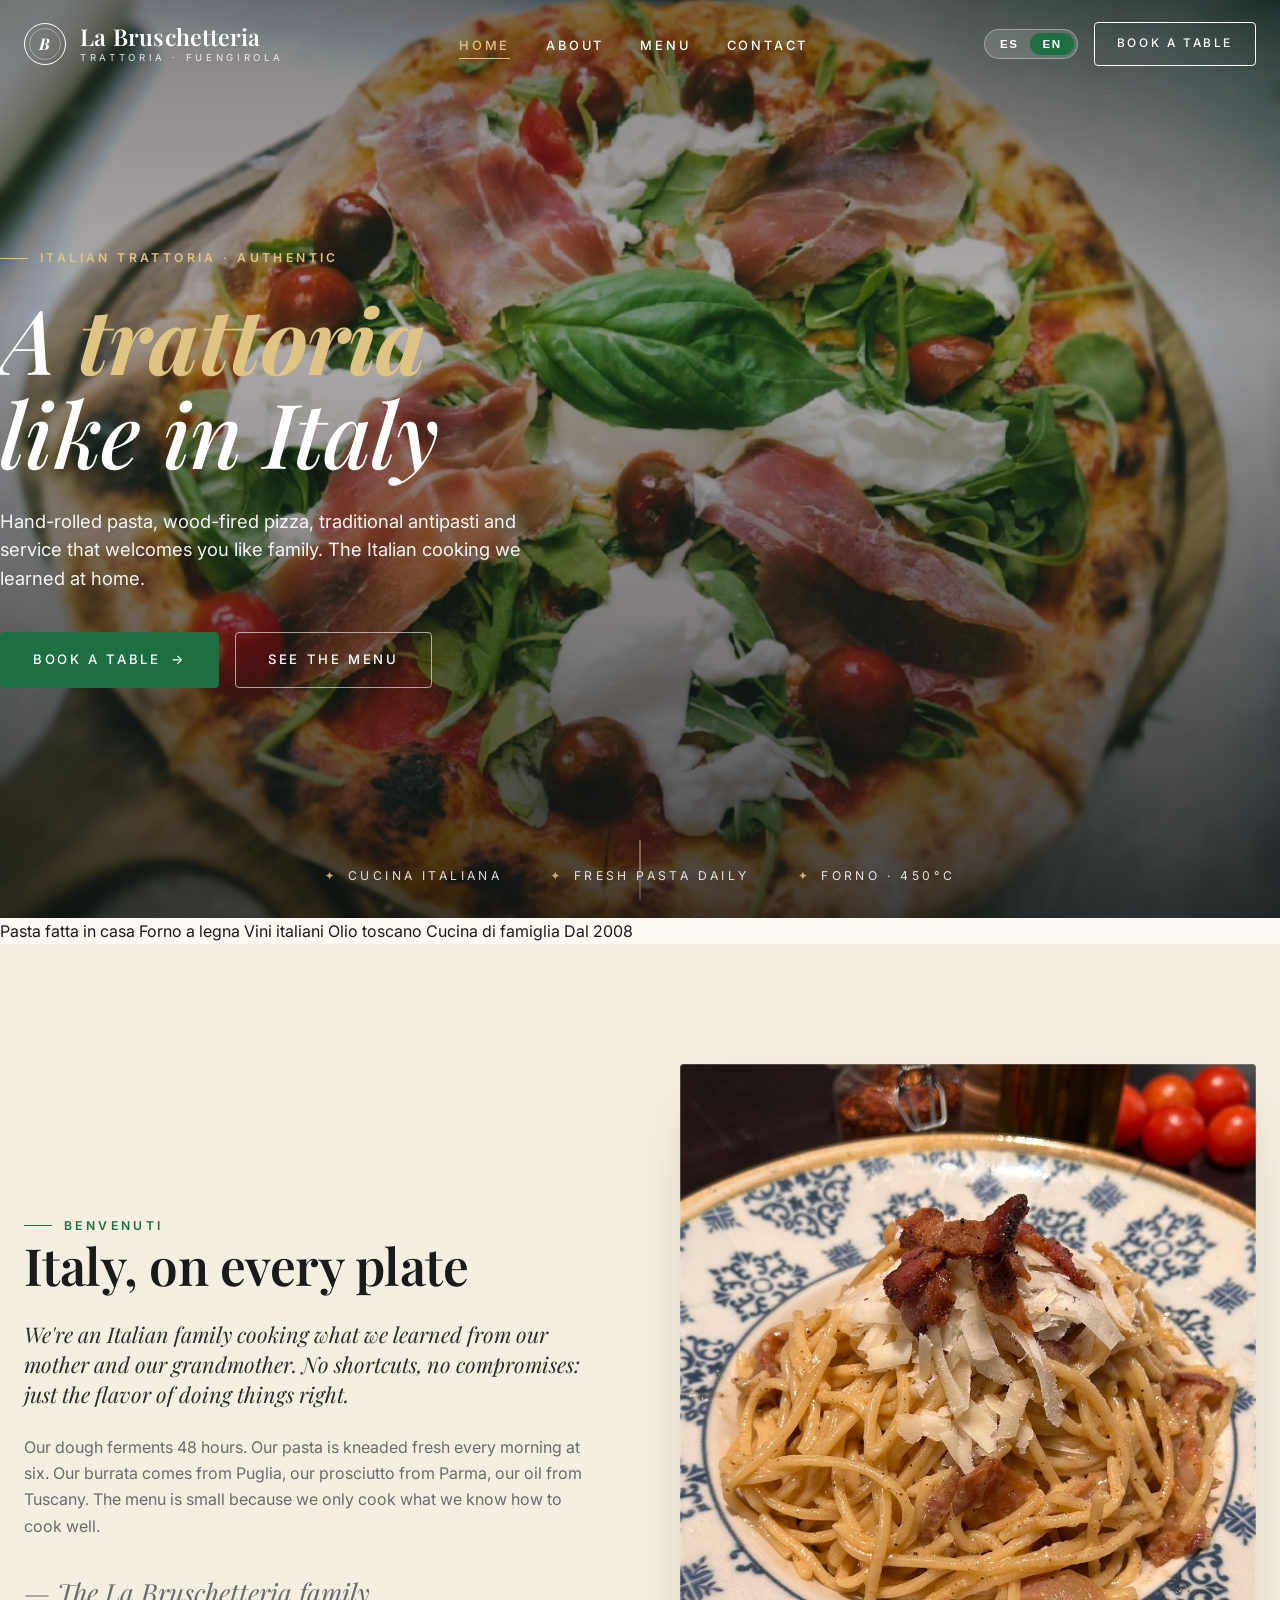
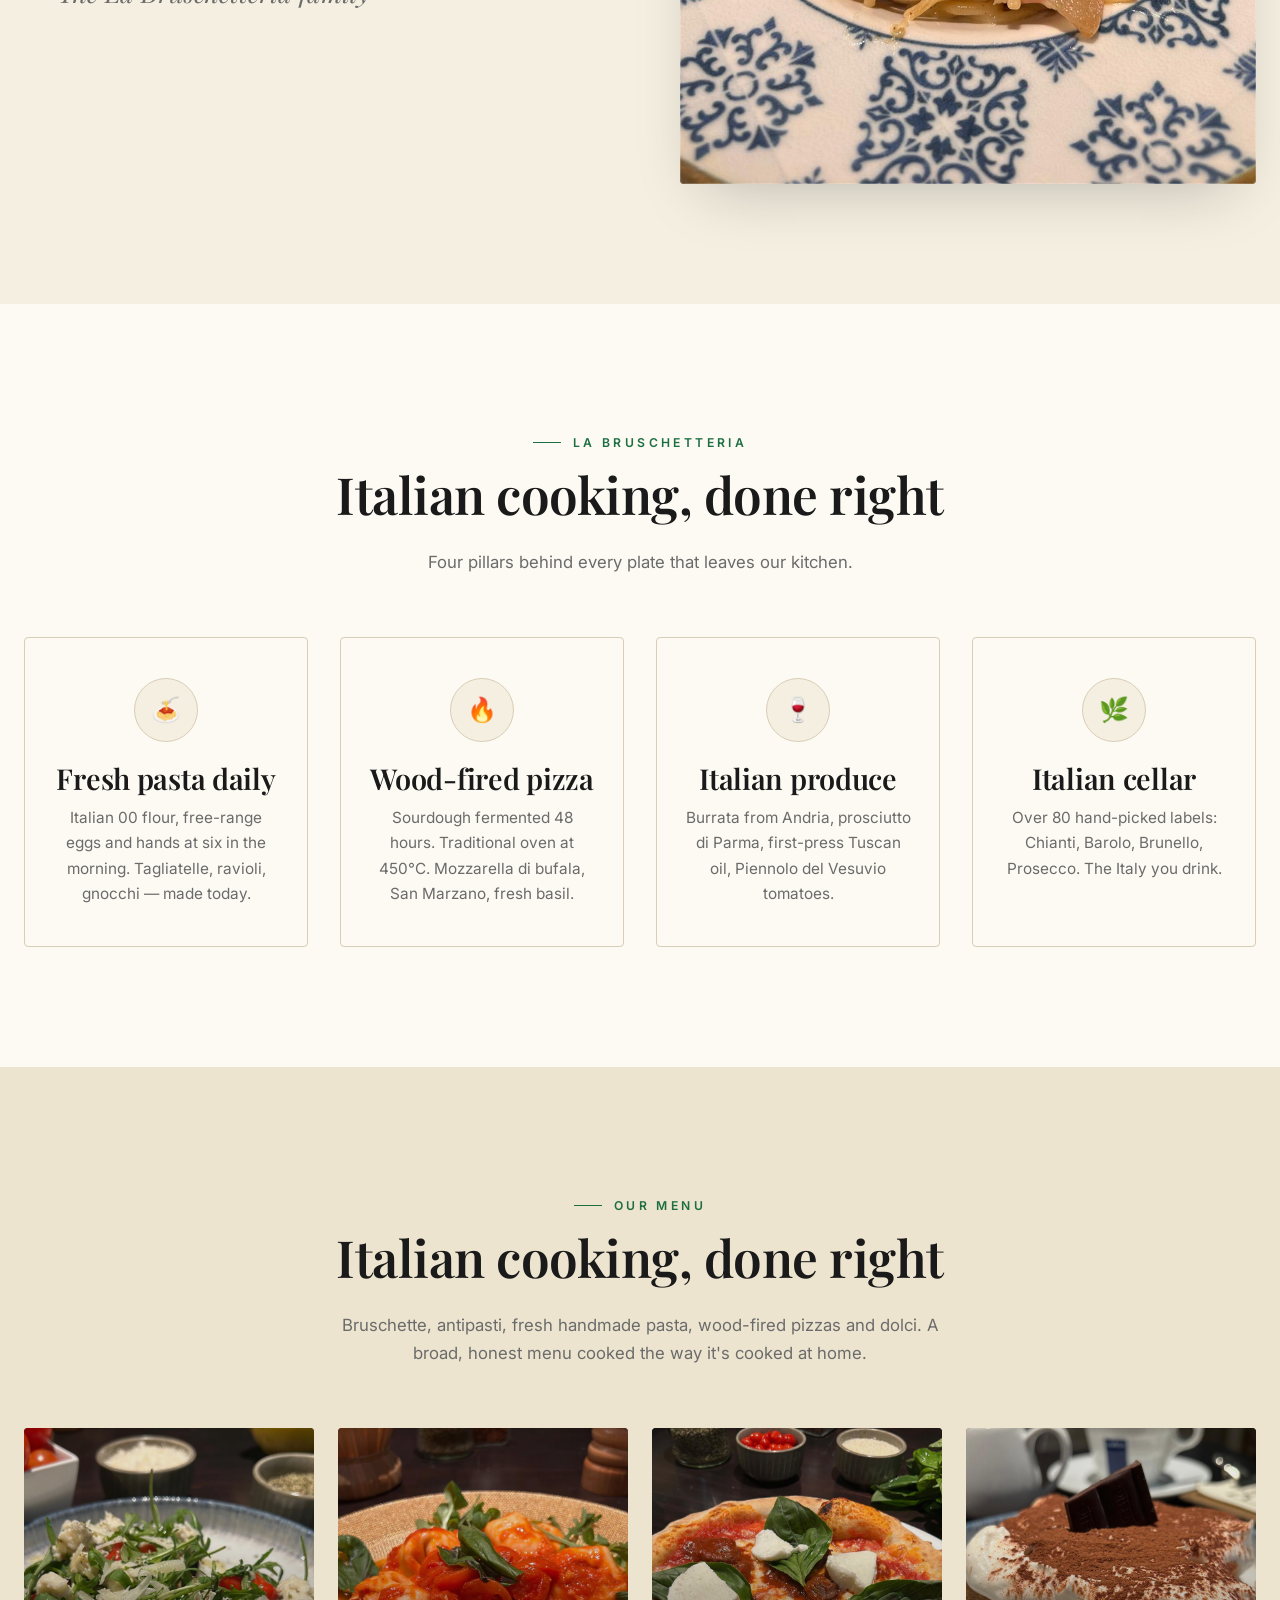
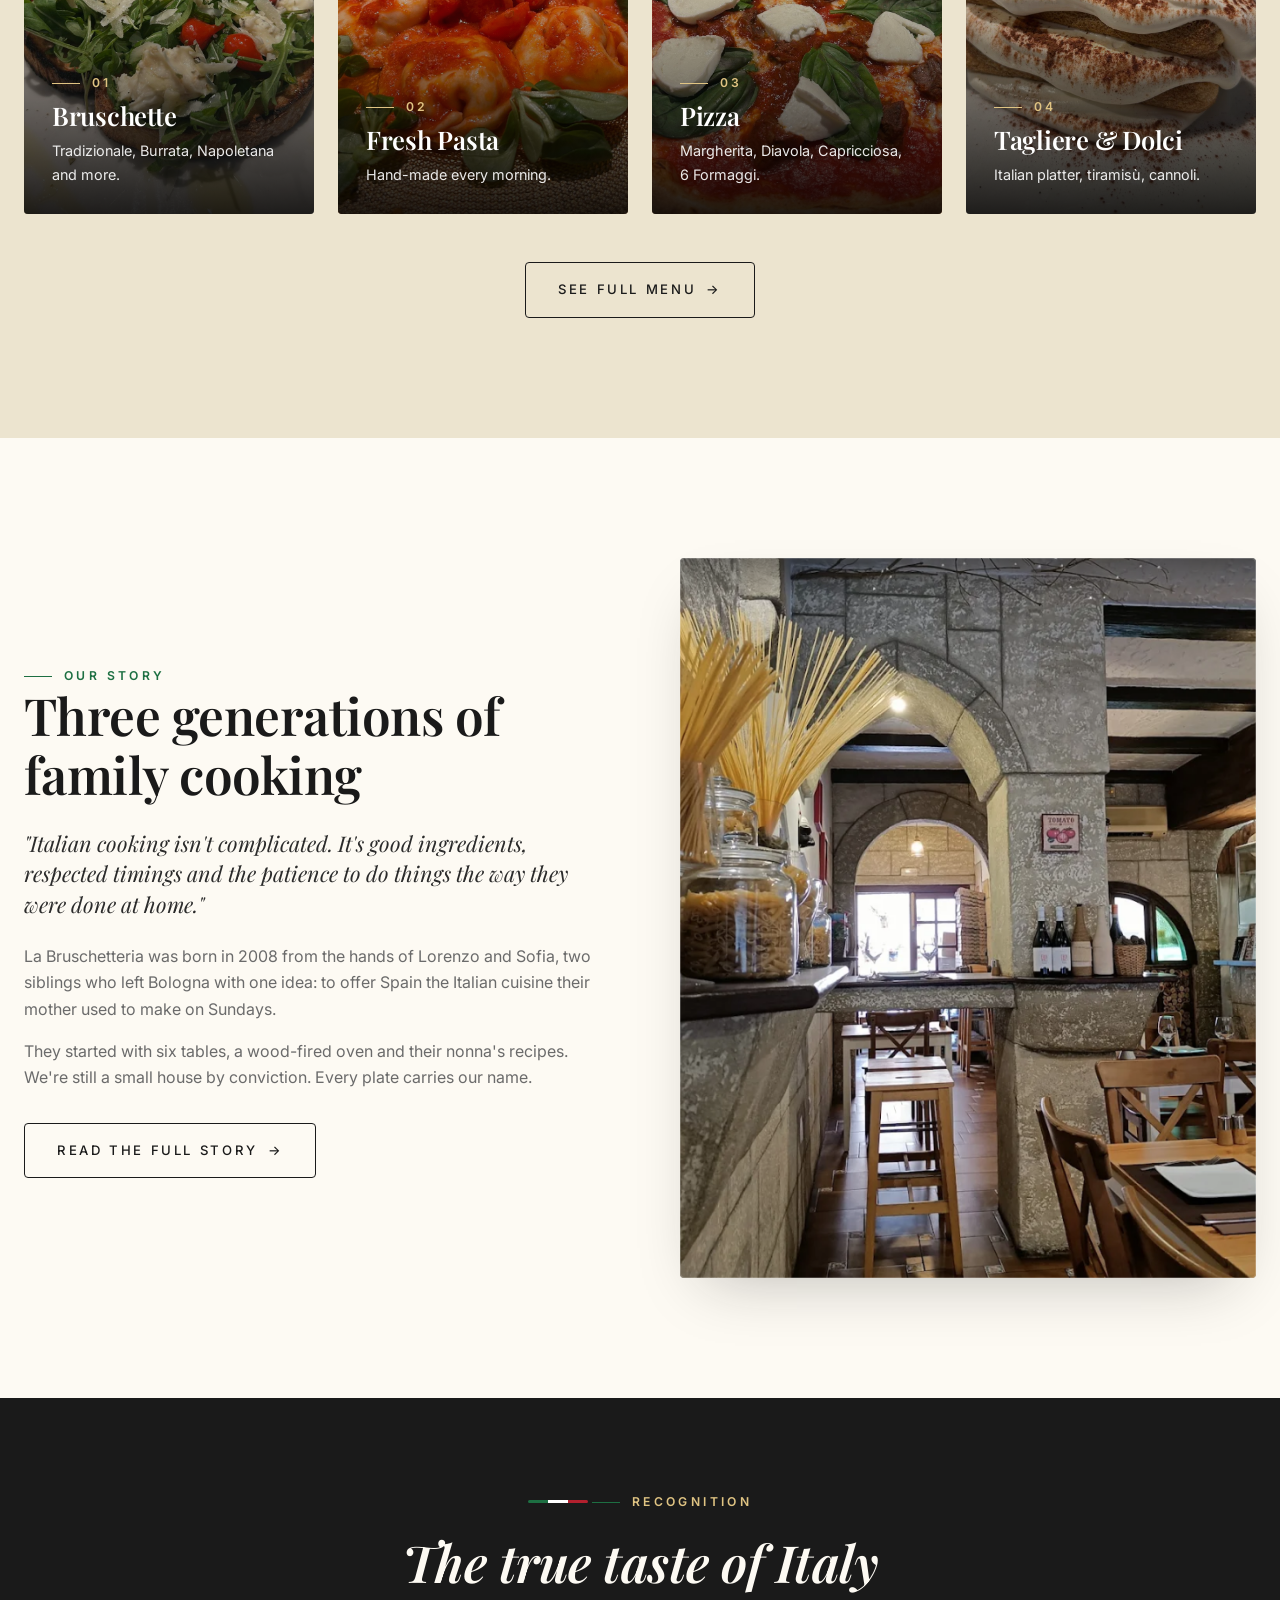
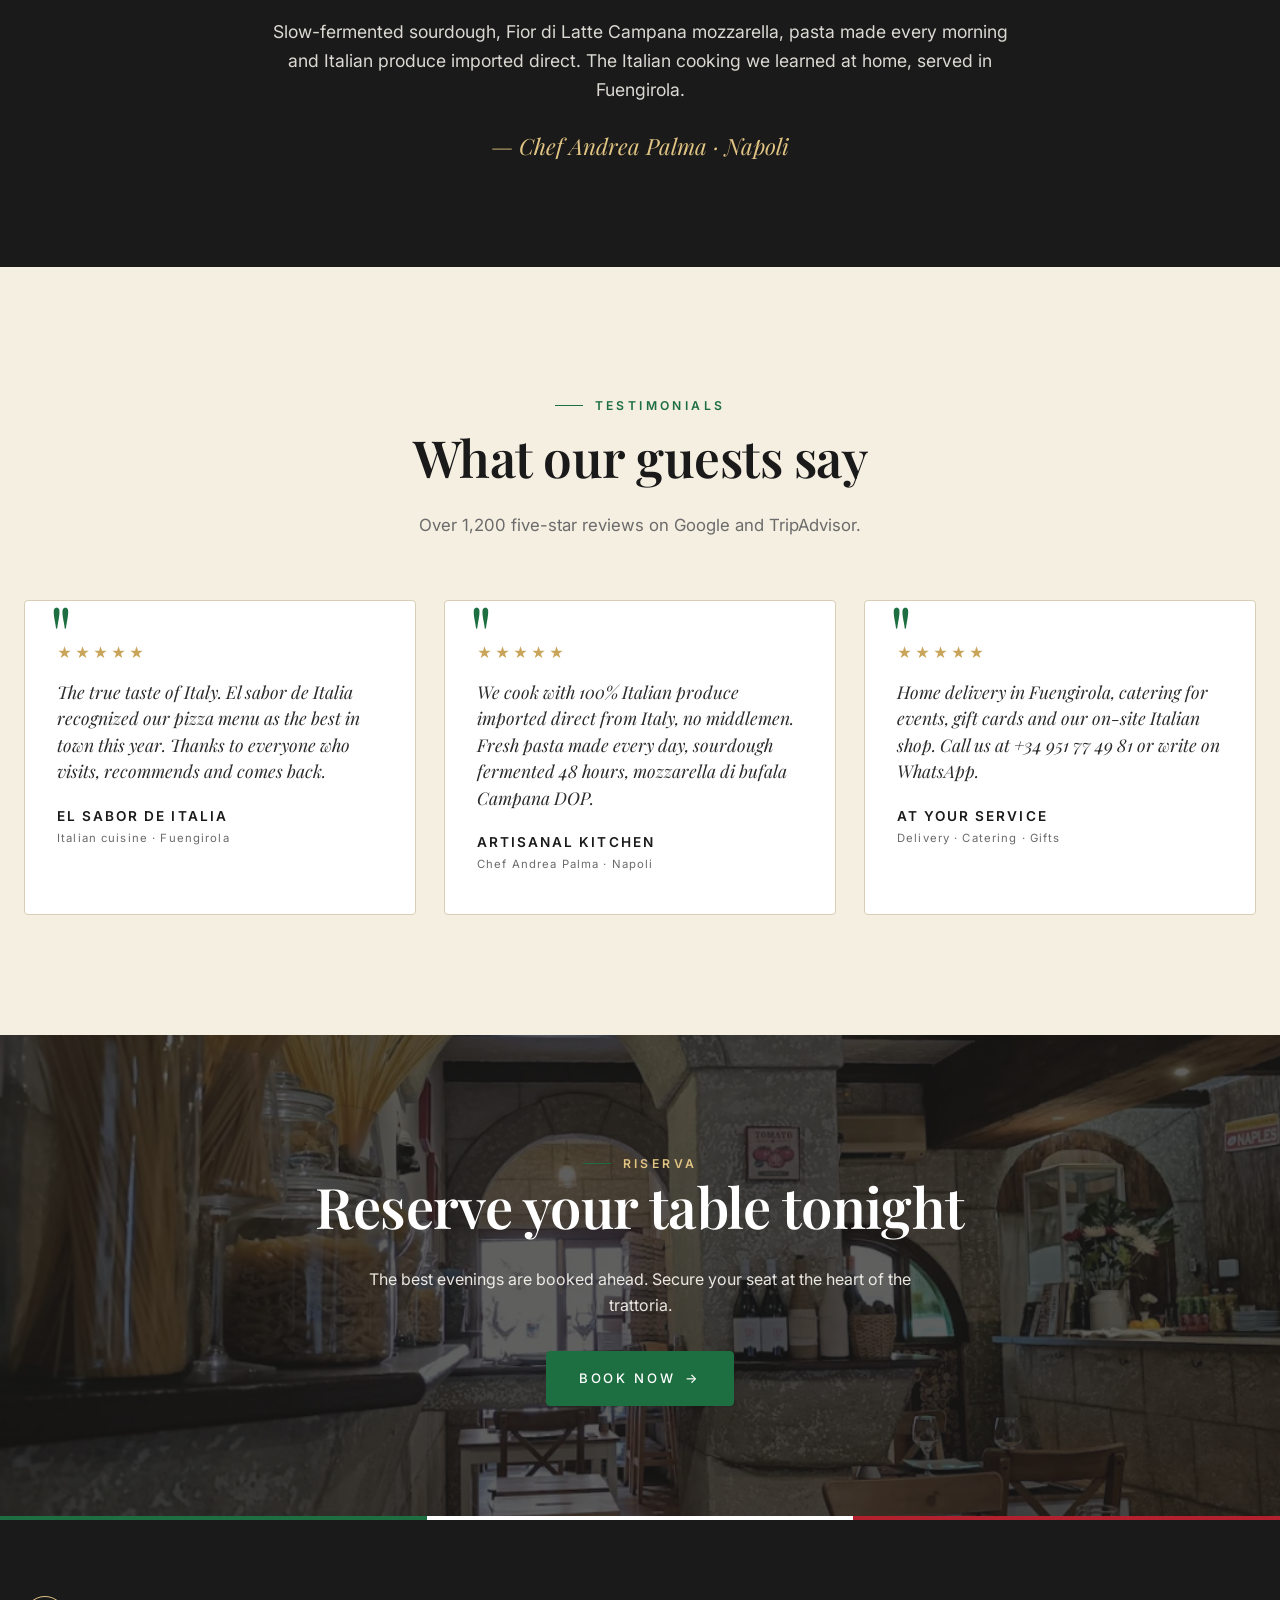
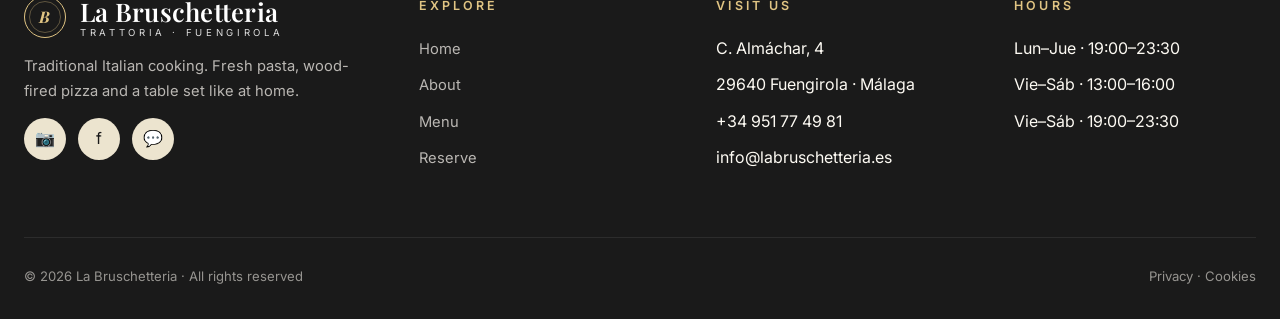
<file: index.html>
<!DOCTYPE html>
<html lang="es">
<head>
<meta charset="UTF-8" />
<meta name="viewport" content="width=device-width, initial-scale=1.0" />
<title>La Bruschetteria — Auténtica cocina italiana en Fuengirola</title>
<meta name="description" content="Trattoria italiana en Fuengirola, Málaga. Bruschette, pasta fresca hecha a mano, pizzas al horno y dolci tradicionales. Reserva online." />
<link rel="preconnect" href="https://fonts.googleapis.com">
<link rel="preconnect" href="https://fonts.gstatic.com" crossorigin>
<link href="https://fonts.googleapis.com/css2?family=Playfair+Display:ital,wght@0,400;0,500;0,600;0,700;1,400;1,500&family=Inter:wght@300;400;500;600&display=swap" rel="stylesheet">
<link rel="stylesheet" href="styles.css?v=9">
</head>
<body>

<!-- ╭─ HEADER ────────────────────────────────────────────────╮ -->
<header class="site-header">
  <div class="container nav">
    <a href="/" class="brand">
      <span class="brand-mark">B</span>
      <span class="brand-name">La Bruschetteria<small>Trattoria · Fuengirola</small></span>
    </a>
    <nav>
      <ul class="nav-links">
        <li><a href="/" class="active" data-i18n="nav.home">Inicio</a></li>
        <li><a href="/about" data-i18n="nav.about">Nosotros</a></li>
        <li><a href="/menu" data-i18n="nav.menu">Carta</a></li>
        <li><a href="/contact" data-i18n="nav.contact">Contacto</a></li>
      </ul>
    </nav>
    <div class="nav-actions">
      <div class="lang-toggle" role="group" aria-label="Language">
        <button data-lang="es" type="button">ES</button>
        <button data-lang="en" type="button">EN</button>
      </div>
      <a href="/reservations" class="nav-cta" data-i18n="nav.cta">Reservar mesa</a>
      <button class="menu-toggle" aria-label="Menu"><span></span><span></span><span></span></button>
    </div>
  </div>
</header>

<!-- ╭─ HERO ──────────────────────────────────────────────────╮ -->
<section class="hero">
  <div class="hero-bg" style="background-image:url('/assets/photos/01-Pizza-De-Andrea.jpg?v=9')"></div>
  <div class="container hero-inner">
    <span class="eyebrow" data-i18n="hero.eyebrow">Trattoria italiana · Auténtica</span>
    <h1 data-i18n="hero.title">Una <span class="accent">trattoria</span><br>como en Italia</h1>
    <p class="lede" data-i18n="hero.lede">Pasta fatta in casa, pizza al horno, antipasti tradicionales y un servicio que te recibe como en familia. La cocina italiana que aprendimos en casa.</p>
    <div class="hero-cta">
      <a href="/reservations" class="btn btn-primary"><span data-i18n="hero.cta1">Reserva tu mesa</span><span class="arrow">→</span></a>
      <a href="/menu" class="btn btn-ghost"><span data-i18n="hero.cta2">Ver la carta</span></a>
    </div>
  </div>
  <div class="hero-meta">
    <span data-i18n="hero.meta1">Forno · 450°C</span>
    <span data-i18n="hero.meta2">Cucina italiana</span>
    <span data-i18n="hero.meta3">Pasta fresca diaria</span>
  </div>
  <div class="scroll-cue" aria-hidden="true"></div>
</section>

<!-- ╭─ VALUES STRIP ───────────────────────────────────────────╮ -->
<div class="values-strip" aria-label="Nuestros valores">
  <div class="values-row">
    <span>Pasta fatta in casa</span>
    <span>Forno a legna</span>
    <span>Vini italiani</span>
    <span>Olio toscano</span>
    <span>Cucina di famiglia</span>
    <span>Dal 2008</span>
  </div>
</div>

<!-- ╭─ WELCOME / STORY ─────────────────────────────────────────╮ -->
<section class="bg-cream">
  <div class="container split">
    <div class="split-content reveal">
      <span class="eyebrow" data-i18n="welcome.eyebrow">Benvenuti</span>
      <h2 data-i18n="welcome.title">Italia, en cada plato</h2>
      <p class="lede" data-i18n="welcome.lede">Somos una familia italiana cocinando lo que aprendimos de nuestra madre y nuestra abuela. Sin atajos, sin compromisos: solo el sabor que viene de hacer las cosas bien.</p>
      <p data-i18n="welcome.body">Nuestra masa fermenta 48 horas. Nuestra pasta se amasa cada mañana a las seis. Nuestra burrata llega de Puglia, nuestro prosciutto de Parma, nuestro aceite de Toscana.</p>
      <p class="signature" data-i18n="welcome.signature">— Famiglia La Bruschetteria</p>
    </div>
    <div class="split-img reveal delay-1">
      <img src="/assets/photos/01-Spaghetti-Carbonara-Italiana.jpeg?v=9" alt="Chef preparando pasta">
    </div>
  </div>
</section>

<!-- ╭─ FEATURES ────────────────────────────────────────────────╮ -->
<section>
  <div class="container">
    <div class="section-title reveal">
      <span class="eyebrow">La Bruschetteria</span>
      <h2 data-i18n="feat.title">Por qué La Bruschetteria</h2>
      <p class="lede" data-i18n="feat.lede">Tres pilares que defienden cada plato que sale de nuestra cocina.</p>
    </div>
    <div class="features">
      <div class="feature reveal">
        <div class="feature-icon">🍝</div>
        <h3 data-i18n="feat1.title">Pasta fresca diaria</h3>
        <p data-i18n="feat1.body">Harina italiana 00, huevos camperos y manos a las seis de la mañana.</p>
      </div>
      <div class="feature reveal delay-1">
        <div class="feature-icon">🔥</div>
        <h3 data-i18n="feat2.title">Pizza al horno</h3>
        <p data-i18n="feat2.body">Masa madre fermentada 48 horas. Horno tradicional a 450°C. Mozzarella di bufala, San Marzano, albahaca fresca.</p>
      </div>
      <div class="feature reveal delay-2">
        <div class="feature-icon">🍷</div>
        <h3 data-i18n="feat3.title">Bodega italiana</h3>
        <p data-i18n="feat3.body">Más de 80 etiquetas seleccionadas: Chianti, Barolo, Brunello, Prosecco.</p>
      </div>
      <div class="feature reveal delay-3">
        <div class="feature-icon">🌿</div>
        <h3 data-i18n="feat4.title">Producto italiano</h3>
        <p data-i18n="feat4.body">Burrata de Andria, prosciutto di Parma, aceite toscano de primera prensada.</p>
      </div>
    </div>
  </div>
</section>

<!-- ╭─ MENU PREVIEW ────────────────────────────────────────────╮ -->
<section class="bg-cream-2">
  <div class="container">
    <div class="section-title reveal">
      <span class="eyebrow" data-i18n="menu.eyebrow">Nuestra carta</span>
      <h2 data-i18n="menu.title">Sabores que recorren Italia</h2>
      <p class="lede" data-i18n="menu.lede">Una carta que viaja del Piamonte a Sicilia, pasando por la Toscana y Nápoles.</p>
    </div>

    <div class="menu-preview">
      <a href="/menu" class="menu-card reveal">
        <img src="/assets/photos/02-Bruschetta-Fresca.jpeg?v=9" alt="Bruschetta tradizionale">
        <div class="menu-card-overlay">
          <span class="eyebrow">01</span>
          <h3 data-i18n="menu.cat1">Bruschette</h3>
          <p data-i18n="menu.cat1.desc">Tradizionale, Burrata, Napoletana y más.</p>
        </div>
      </a>
      <a href="/menu" class="menu-card reveal delay-1">
        <img src="/assets/photos/04-Tortelli-Gamberi-e-Ricotta.jpeg?v=9" alt="Pasta fresca casera">
        <div class="menu-card-overlay">
          <span class="eyebrow">02</span>
          <h3 data-i18n="menu.cat2">Pasta Fresca</h3>
          <p data-i18n="menu.cat2.desc">Hecha a mano cada mañana.</p>
        </div>
      </a>
      <a href="/menu" class="menu-card reveal delay-2">
        <img src="/assets/photos/09-Pizza-Ragu.jpeg?v=9" alt="Pizza al horno con tomate, mozzarella y albahaca">
        <div class="menu-card-overlay">
          <span class="eyebrow">03</span>
          <h3 data-i18n="menu.cat3">Pizza</h3>
          <p data-i18n="menu.cat3.desc">Margherita, Diavola, Capricciosa, 6 Formaggi.</p>
        </div>
      </a>
      <a href="/menu" class="menu-card reveal delay-3">
        <img src="/assets/photos/03-Tiramisu.jpeg?v=9" alt="Tiramisù casero">
        <div class="menu-card-overlay">
          <span class="eyebrow">04</span>
          <h3 data-i18n="menu.cat4">Dolci</h3>
          <p data-i18n="menu.cat4.desc">Tiramisù, cannoli, tortino di pistacchio.</p>
        </div>
      </a>
    </div>

    <div style="text-align:center;margin-top:48px" class="reveal">
      <a href="/menu" class="btn btn-outline"><span data-i18n="menu.viewAll">Ver carta completa</span><span class="arrow">→</span></a>
    </div>
  </div>
</section>

<!-- ╭─ STORY (split) ───────────────────────────────────────────╮ -->
<section>
  <div class="container split reverse">
    <div class="split-img reveal">
      <img src="/assets/photos/Captura-de-Pantalla-2026-02-12-a-las-19.57.46-1024x827.png?v=9" alt="Sala de la trattoria">
    </div>
    <div class="split-content reveal delay-1">
      <span class="eyebrow" data-i18n="story.eyebrow">Nuestra historia</span>
      <h2 data-i18n="story.title">Tres generaciones de cocina familiar</h2>
      <p class="lede" data-i18n="story.lede">«La cocina italiana no es complicada. Es buena materia prima, tiempos respetados y la paciencia de hacer las cosas como se hacían en casa.»</p>
      <p data-i18n="story.p1">La Bruschetteria nació en 2008 de la mano de Lorenzo y Sofia, dos hermanos que dejaron Bologna con una sola idea: ofrecer a España la cocina italiana que su madre les preparaba los domingos.</p>
      <p data-i18n="story.p2">Empezaron con seis mesas, un horno de leña y las recetas de su nonna. Hoy seguimos siendo una casa pequeña por convicción.</p>
      <a href="/about" class="btn btn-outline" style="margin-top:16px"><span data-i18n="story.cta">Conoce nuestra historia</span><span class="arrow">→</span></a>
    </div>
  </div>
</section>

<!-- ╭─ AWARD ──────────────────────────────────────────────────╮ -->
<section class="bg-ink tight">
  <div class="container" style="text-align:center;max-width:760px">
    <span class="flag-strip reveal"><span></span><span></span><span></span></span>
    <span class="eyebrow reveal" style="color:var(--gold-2);margin-top:14px;justify-content:center" data-i18n="award.eyebrow">Reconocimiento</span>
    <h2 class="reveal" style="margin-top:14px;font-style:italic" data-i18n="award.title">El verdadero sabor de Italia</h2>
    <p class="reveal delay-1" style="opacity:.85;font-size:1.1rem;margin-top:18px" data-i18n="award.body">Masa madre fermentada lenta, mozzarella Fior di Latte Campana, pasta hecha cada mañana y productos italianos importados directamente. La cucina italiana que aprendimos en casa, servida en Fuengirola.</p>
    <p class="reveal delay-2" style="font-family:var(--display);font-style:italic;font-size:1.4rem;color:var(--gold-2);margin-top:24px">— Chef Andrea Palma · Napoli</p>
  </div>
</section>

<!-- ╭─ REVIEWS ─────────────────────────────────────────────────╮ -->
<section class="bg-cream">
  <div class="container">
    <div class="section-title reveal">
      <span class="eyebrow" data-i18n="reviews.eyebrow">Testimonios</span>
      <h2 data-i18n="reviews.title">Lo que dicen nuestros comensales</h2>
      <p class="lede" data-i18n="reviews.lede">Más de 1.200 reseñas de cinco estrellas en Google y TripAdvisor.</p>
    </div>
    <div class="reviews">
      <div class="review reveal">
        <div class="review-stars">★★★★★</div>
        <p class="review-text" data-i18n="r1.text">La mejor pasta fresca que he comido fuera de Italia. Las bruschettas son una experiencia: el pan, los tomates, ese aceite… volveré pronto.</p>
        <div class="review-author"><span data-i18n="r1.author">Marta R.</span><small data-i18n="r1.note">Reseña en Google · 5 estrellas</small></div>
      </div>
      <div class="review reveal delay-1">
        <div class="review-stars">★★★★★</div>
        <p class="review-text" data-i18n="r2.text">Ambiente cálido, servicio impecable y una carta que respeta la tradición. Pedimos los tagliatelle al ragù y la pizza prosciutto e burrata: ambos sublimes.</p>
        <div class="review-author"><span data-i18n="r2.author">James W.</span><small data-i18n="r2.note">TripAdvisor · 5 estrellas</small></div>
      </div>
      <div class="review reveal delay-2">
        <div class="review-stars">★★★★★</div>
        <p class="review-text" data-i18n="r3.text">Nos hicieron sentir como en casa de la nonna. La sommelier nos recomendó un Barolo que combinó perfecto con el ossobuco. Inolvidable.</p>
        <div class="review-author"><span data-i18n="r3.author">Ana & Luis</span><small data-i18n="r3.note">Aniversario · Octubre 2025</small></div>
      </div>
    </div>
  </div>
</section>

<!-- ╭─ CTA BANNER ──────────────────────────────────────────────╮ -->
<section class="cta-banner" style="--cta-bg:url('/assets/photos/Captura-de-Pantalla-2026-02-12-a-las-19.57.46-1024x827.png?v=9')">
  <div class="container reveal">
    <span class="eyebrow" style="color:var(--gold-2)">Riserva</span>
    <h2 data-i18n="cta.title">Reserva tu mesa esta noche</h2>
    <p data-i18n="cta.body">Las mejores noches se reservan con tiempo. Asegura tu sitio en el corazón de la trattoria.</p>
    <a href="/reservations" class="btn btn-primary"><span data-i18n="cta.btn">Hacer reserva</span><span class="arrow">→</span></a>
  </div>
</section>

<!-- ╭─ FOOTER ──────────────────────────────────────────────────╮ -->
<footer class="site-footer">
  <div class="container">
    <div class="footer-grid">
      <div class="footer-brand">
        <a href="/" class="brand">
          <span class="brand-mark">B</span>
          <span class="brand-name">La Bruschetteria<small>Trattoria · Fuengirola</small></span>
        </a>
        <p data-i18n="foot.tagline">Cucina italiana tradizionale. Pasta fresca, pizza al horno y la mesa puesta como en casa.</p>
        <div class="socials">
          <a href="https://www.instagram.com/la_bruschetteria/" target="_blank" rel="noopener" aria-label="Instagram">📷</a>
          <a href="https://www.facebook.com/labruschetteriafuengirola" target="_blank" rel="noopener" aria-label="Facebook">f</a>
          <a href="https://wa.me/34644857711" target="_blank" rel="noopener" aria-label="WhatsApp">💬</a>
        </div>
      </div>
      <div>
        <h5 data-i18n="foot.explore">Explora</h5>
        <ul>
          <li><a href="/" data-i18n="nav.home">Inicio</a></li>
          <li><a href="/about" data-i18n="nav.about">Nosotros</a></li>
          <li><a href="/menu" data-i18n="nav.menu">Carta</a></li>
          <li><a href="/reservations" data-i18n="nav.reserve">Reservar</a></li>
        </ul>
      </div>
      <div>
        <h5 data-i18n="foot.visit">Visítanos</h5>
        <ul>
          <li>C. Almáchar, 4</li>
          <li>29640 Fuengirola · Málaga</li>
          <li>+34 951 77 49 81</li>
          <li>info@labruschetteria.es</li>
        </ul>
      </div>
      <div>
        <h5 data-i18n="hours.title">Horario</h5>
        <ul>
          <li>Lun–Jue · 19:00–23:30</li>
          <li>Vie–Sáb · 13:00–16:00</li>
          <li>Vie–Sáb · 19:00–23:30</li>
        </ul>
      </div>
    </div>
    <div class="footer-bottom">
      <span data-i18n="foot.legal">© <span data-year>2026</span> La Bruschetteria · Todos los derechos reservados</span>
      <span><a href="#" data-i18n="foot.privacy">Privacidad</a> · <a href="#" data-i18n="foot.cookies">Cookies</a></span>
    </div>
  </div>
</footer>

<script src="script.js?v=9"></script>
</body>
</html>
</file>
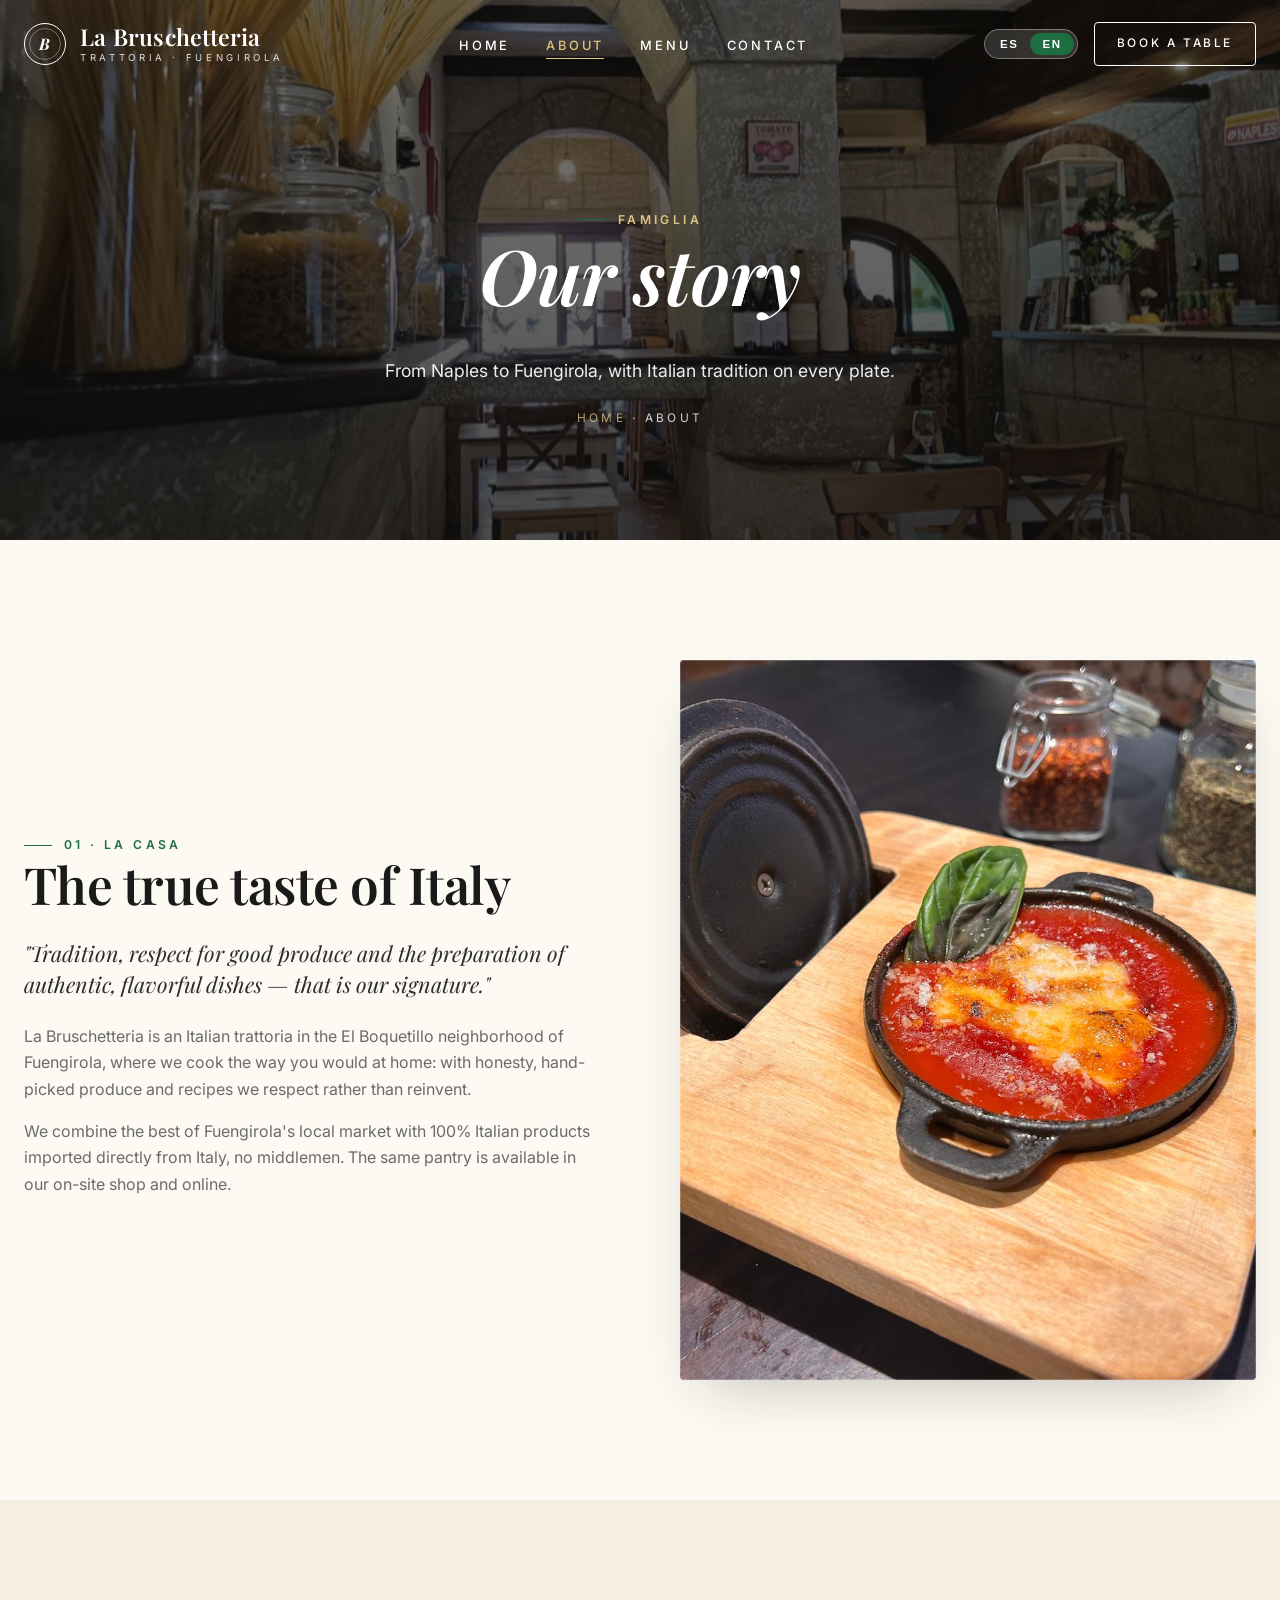
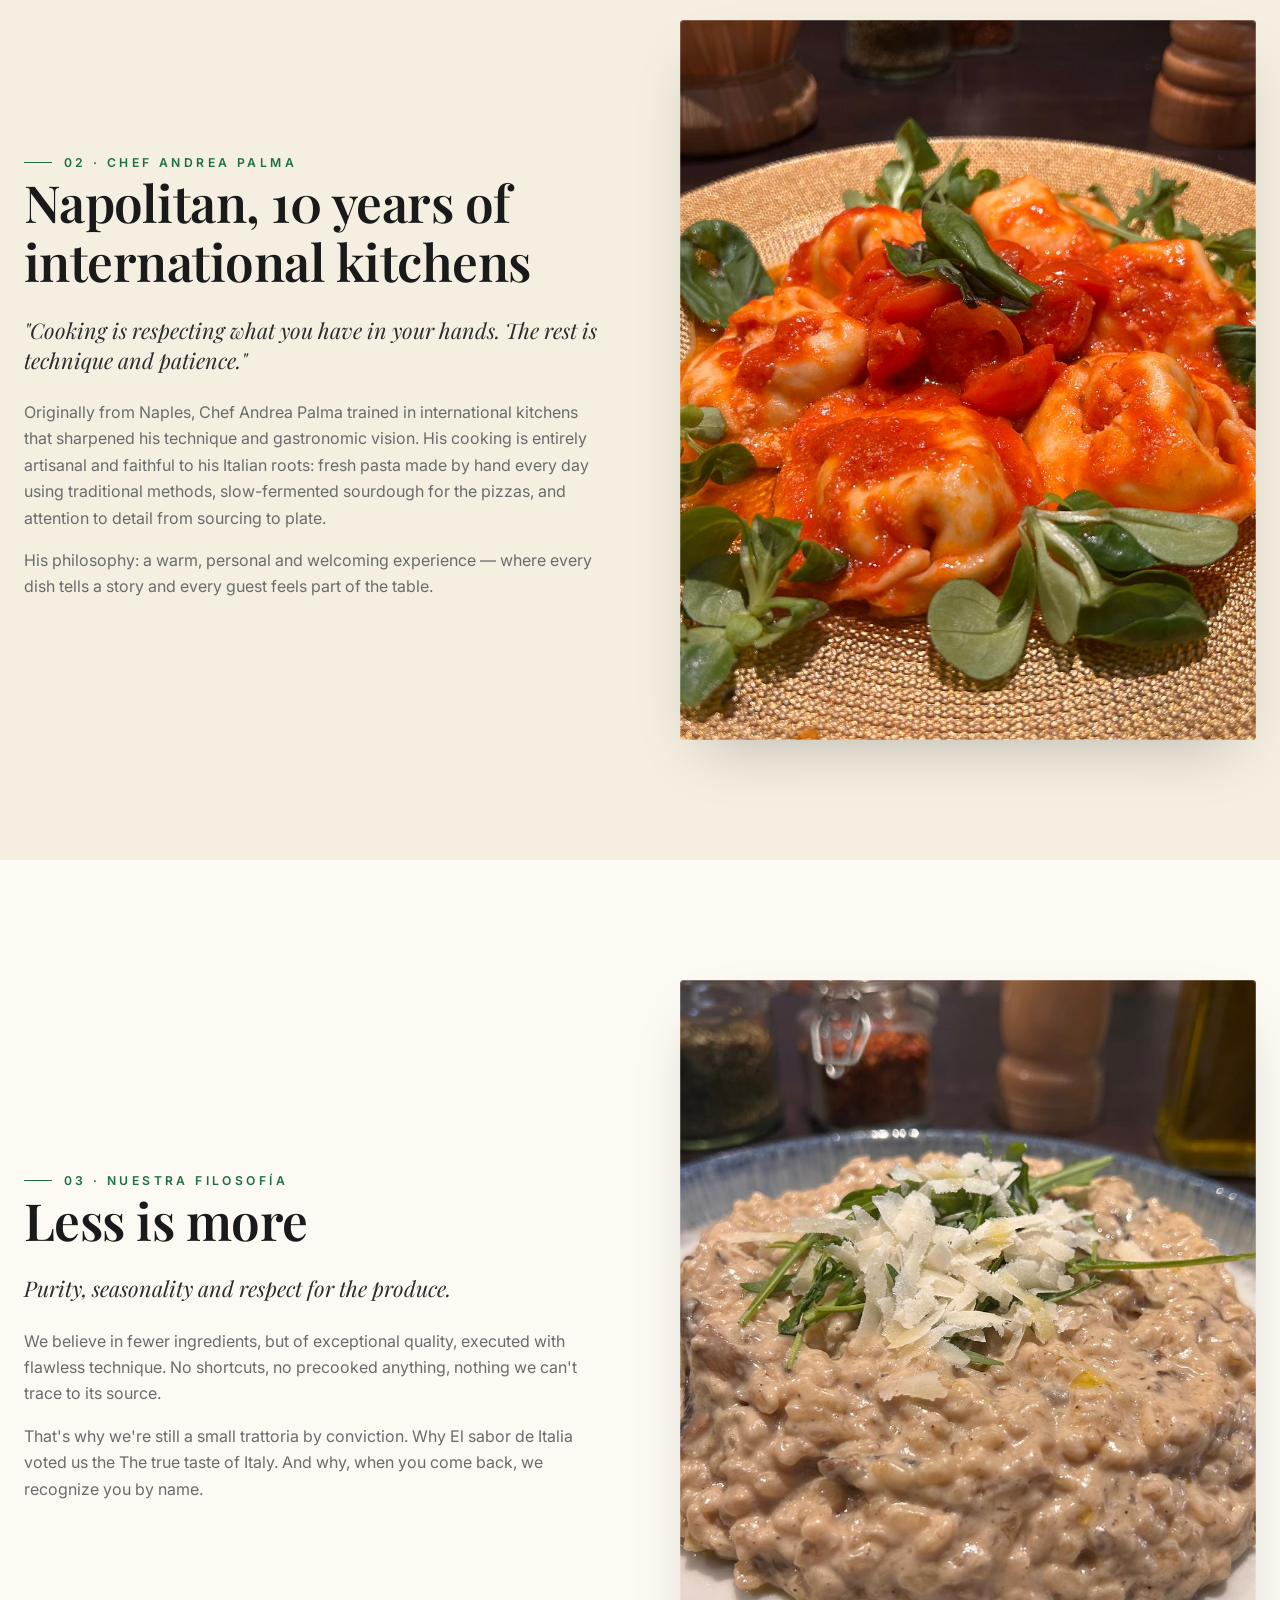
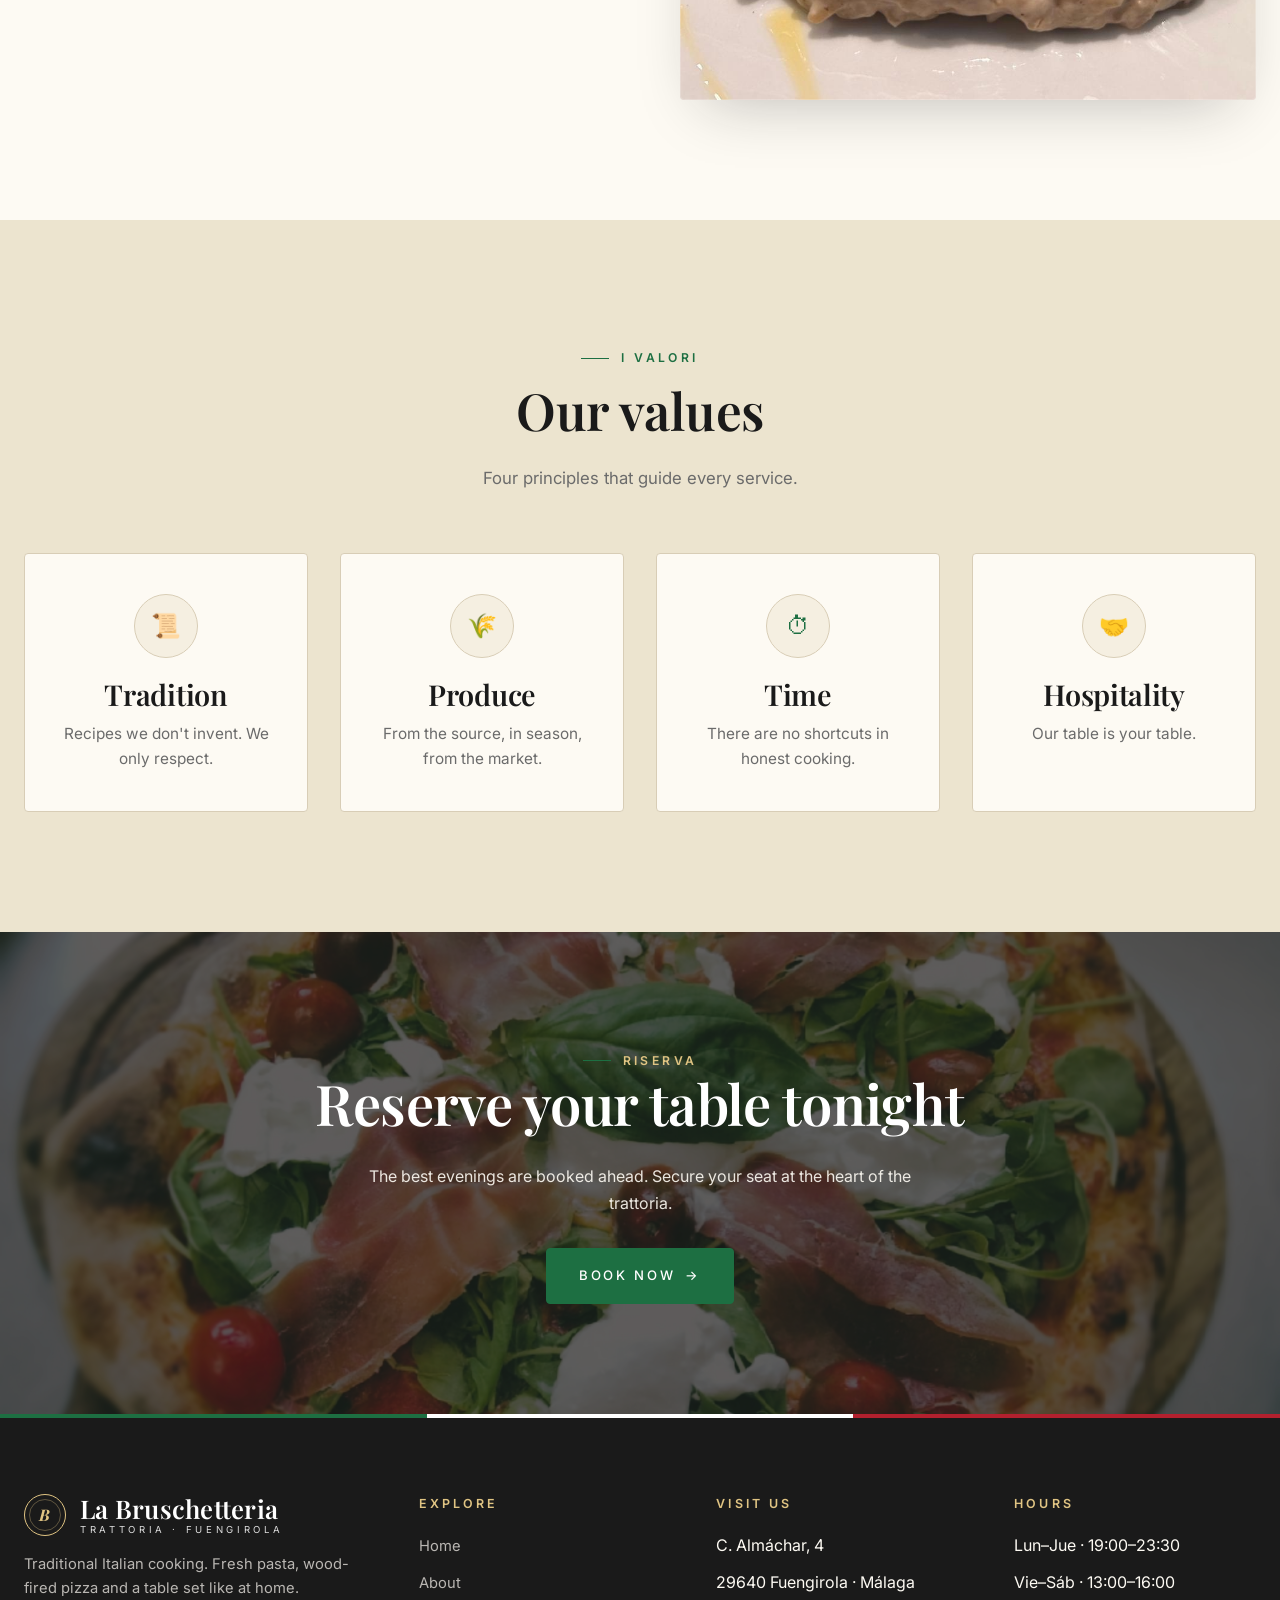
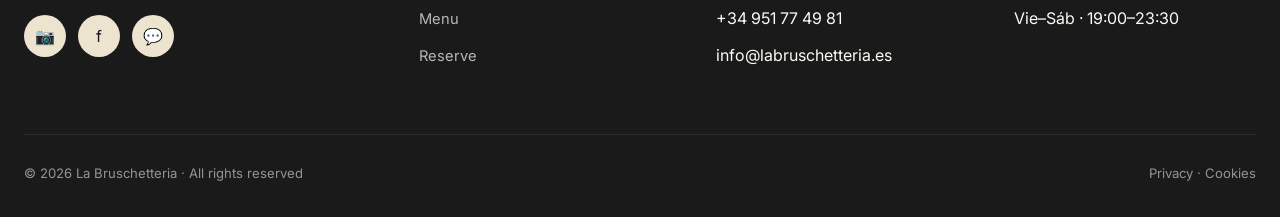
<file: about.html>
<!DOCTYPE html>
<html lang="es">
<head>
<meta charset="UTF-8" />
<meta name="viewport" content="width=device-width, initial-scale=1.0" />
<title>Nosotros · La Bruschetteria — Chef Andrea Palma · Cocina italiana auténtica</title>
<meta name="description" content="Chef Andrea Palma, napolitano con más de 10 años de experiencia internacional, dirige La Bruschetteria en Fuengirola. Tradición, producto y respeto al sabor italiano." />
<link rel="preconnect" href="https://fonts.googleapis.com">
<link rel="preconnect" href="https://fonts.gstatic.com" crossorigin>
<link href="https://fonts.googleapis.com/css2?family=Playfair+Display:ital,wght@0,400;0,500;0,600;0,700;1,400;1,500&family=Inter:wght@300;400;500;600&display=swap" rel="stylesheet">
<link rel="stylesheet" href="styles.css?v=9">
</head>
<body>

<header class="site-header">
  <div class="container nav">
    <a href="/" class="brand">
      <span class="brand-mark">B</span>
      <span class="brand-name">La Bruschetteria<small>Trattoria · Fuengirola</small></span>
    </a>
    <nav>
      <ul class="nav-links">
        <li><a href="/" data-i18n="nav.home">Inicio</a></li>
        <li><a href="/about" class="active" data-i18n="nav.about">Nosotros</a></li>
        <li><a href="/menu" data-i18n="nav.menu">Carta</a></li>
        <li><a href="/contact" data-i18n="nav.contact">Contacto</a></li>
      </ul>
    </nav>
    <div class="nav-actions">
      <div class="lang-toggle"><button data-lang="es" type="button">ES</button><button data-lang="en" type="button">EN</button></div>
      <a href="/reservations" class="nav-cta" data-i18n="nav.cta">Reservar mesa</a>
      <button class="menu-toggle" aria-label="Menu"><span></span><span></span><span></span></button>
    </div>
  </div>
</header>

<section class="page-header" style="--ph-bg:url('/assets/photos/Captura-de-Pantalla-2026-02-12-a-las-19.57.46-1024x827.png?v=9')">
  <div class="container">
    <span class="eyebrow" style="color:var(--gold-2)">Famiglia</span>
    <h1 data-i18n="about.title">Nuestra historia</h1>
    <p class="lede" data-i18n="about.lede">De Bologna a Madrid, con escala en cada plato.</p>
    <div class="breadcrumb"><a href="/" data-i18n="nav.home">Inicio</a> · <span data-i18n="nav.about">Nosotros</span></div>
  </div>
</section>

<section>
  <div class="container split">
    <div class="split-content reveal">
      <span class="eyebrow">01 · La casa</span>
      <h2 data-i18n="about.s1.title">El verdadero sabor de Italia</h2>
      <p class="lede" data-i18n="about.s1.lede">«La tradición, el respeto por el buen producto y la elaboración de platos auténticos y sabrosos son nuestra seña de identidad.»</p>
      <p data-i18n="about.s1.p1">La Bruschetteria es una trattoria italiana en el barrio de El Boquetillo, en Fuengirola, donde cocinamos como en casa: con honestidad, materia prima seleccionada y recetas que respetamos sin reinventar.</p>
      <p data-i18n="about.s1.p2">Combinamos lo mejor del mercado local de Fuengirola con productos 100% italianos importados directamente desde Italia, sin intermediarios. Esa misma despensa la puedes encontrar también en nuestra tienda en el restaurante y online.</p>
    </div>
    <div class="split-img reveal delay-1">
      <img src="/assets/photos/01-Melanzane-Parmigiana.jpeg?v=9" alt="Melanzane alla Parmigiana">
    </div>
  </div>
</section>

<section class="bg-cream">
  <div class="container split reverse">
    <div class="split-img reveal">
      <img src="/assets/photos/04-Tortelli-Gamberi-e-Ricotta.jpeg?v=9" alt="Pasta fresca del chef Andrea Palma">
    </div>
    <div class="split-content reveal delay-1">
      <span class="eyebrow">02 · Chef Andrea Palma</span>
      <h2 data-i18n="about.s2.title">Napolitano, 10 años de cocina internacional</h2>
      <p class="lede" data-i18n="about.s2.lede">«Cocinar es respetar lo que tienes en las manos. El resto es técnica y paciencia.»</p>
      <p data-i18n="about.s2.p1">Originario de Nápoles, Chef Andrea Palma se formó en cocinas internacionales que afinaron su técnica y su visión gastronómica. Su cocina es completamente artesanal y fiel a sus raíces italianas: pasta fresca hecha a mano cada día con métodos tradicionales, masa madre fermentada lenta para las pizzas, y atención al detalle desde la selección del producto hasta el plato.</p>
      <p data-i18n="about.s2.p2">Su filosofía: una experiencia cálida, personal y cercana — donde cada plato cuenta una historia y cada comensal se siente parte de la mesa.</p>
    </div>
  </div>
</section>

<section>
  <div class="container split">
    <div class="split-content reveal">
      <span class="eyebrow">03 · Nuestra filosofía</span>
      <h2 data-i18n="about.s3.title">Menos es más</h2>
      <p class="lede" data-i18n="about.s3.lede">Pureza, estacionalidad y respeto a la materia prima.</p>
      <p data-i18n="about.s3.p1">Creemos en pocos ingredientes, pero de calidad excepcional, ejecutados con técnica impecable. No usamos atajos, ni precocinados, ni nada que no podamos rastrear hasta su origen.</p>
      <p data-i18n="about.s3.p2">Por eso seguimos siendo una trattoria pequeña por convicción. Por eso cada plato lleva nuestro nombre. Y por eso, cuando vuelves, te reconocemos por el tuyo.</p>
    </div>
    <div class="split-img reveal delay-1">
      <img src="/assets/photos/Risotto-Porcini.jpeg?v=9" alt="Risotto ai Porcini">
    </div>
  </div>
</section>

<section class="bg-cream-2">
  <div class="container">
    <div class="section-title reveal">
      <span class="eyebrow">I valori</span>
      <h2 data-i18n="values.title">Nuestros valores</h2>
      <p class="lede" data-i18n="values.lede">Cuatro principios que nos guían cada servicio.</p>
    </div>
    <div class="features">
      <div class="feature reveal">
        <div class="feature-icon">📜</div>
        <h3 data-i18n="val1.title">Tradición</h3>
        <p data-i18n="val1.body">Recetas que no inventamos. Solo respetamos.</p>
      </div>
      <div class="feature reveal delay-1">
        <div class="feature-icon">🌾</div>
        <h3 data-i18n="val2.title">Producto</h3>
        <p data-i18n="val2.body">De origen, de temporada, de mercado.</p>
      </div>
      <div class="feature reveal delay-2">
        <div class="feature-icon">⏱</div>
        <h3 data-i18n="val3.title">Tiempo</h3>
        <p data-i18n="val3.body">No hay atajos en una cocina honesta.</p>
      </div>
      <div class="feature reveal delay-3">
        <div class="feature-icon">🤝</div>
        <h3 data-i18n="val4.title">Hospitalidad</h3>
        <p data-i18n="val4.body">Una mesa nuestra es una mesa tuya.</p>
      </div>
    </div>
  </div>
</section>

<section class="cta-banner" style="--cta-bg:url('/assets/photos/01-Pizza-De-Andrea.jpg?v=9')">
  <div class="container reveal">
    <span class="eyebrow" style="color:var(--gold-2)">Riserva</span>
    <h2 data-i18n="cta.title">Reserva tu mesa esta noche</h2>
    <p data-i18n="cta.body">Las mejores noches se reservan con tiempo. Asegura tu sitio en el corazón de la trattoria.</p>
    <a href="/reservations" class="btn btn-primary"><span data-i18n="cta.btn">Hacer reserva</span><span class="arrow">→</span></a>
  </div>
</section>

<footer class="site-footer">
  <div class="container">
    <div class="footer-grid">
      <div class="footer-brand">
        <a href="/" class="brand">
          <span class="brand-mark">B</span>
          <span class="brand-name">La Bruschetteria<small>Trattoria · Fuengirola</small></span>
        </a>
        <p data-i18n="foot.tagline">Cucina italiana tradizionale. Pasta fresca, pizza al horno y la mesa puesta como en casa.</p>
        <div class="socials">
          <a href="https://www.instagram.com/la_bruschetteria/" target="_blank" rel="noopener" aria-label="Instagram">📷</a>
          <a href="https://www.facebook.com/labruschetteriafuengirola" target="_blank" rel="noopener" aria-label="Facebook">f</a>
          <a href="https://wa.me/34644857711" target="_blank" rel="noopener" aria-label="WhatsApp">💬</a>
        </div>
      </div>
      <div>
        <h5 data-i18n="foot.explore">Explora</h5>
        <ul>
          <li><a href="/" data-i18n="nav.home">Inicio</a></li>
          <li><a href="/about" data-i18n="nav.about">Nosotros</a></li>
          <li><a href="/menu" data-i18n="nav.menu">Carta</a></li>
          <li><a href="/reservations" data-i18n="nav.reserve">Reservar</a></li>
        </ul>
      </div>
      <div>
        <h5 data-i18n="foot.visit">Visítanos</h5>
        <ul>
          <li>C. Almáchar, 4</li>
          <li>29640 Fuengirola · Málaga</li>
          <li>+34 951 77 49 81</li>
          <li>info@labruschetteria.es</li>
        </ul>
      </div>
      <div>
        <h5 data-i18n="hours.title">Horario</h5>
        <ul>
          <li>Lun–Jue · 19:00–23:30</li>
          <li>Vie–Sáb · 13:00–16:00</li>
          <li>Vie–Sáb · 19:00–23:30</li>
        </ul>
      </div>
    </div>
    <div class="footer-bottom">
      <span data-i18n="foot.legal">© <span data-year>2026</span> La Bruschetteria · Todos los derechos reservados</span>
      <span><a href="#" data-i18n="foot.privacy">Privacidad</a> · <a href="#" data-i18n="foot.cookies">Cookies</a></span>
    </div>
  </div>
</footer>

<script src="script.js?v=9"></script>
</body>
</html>
</file>
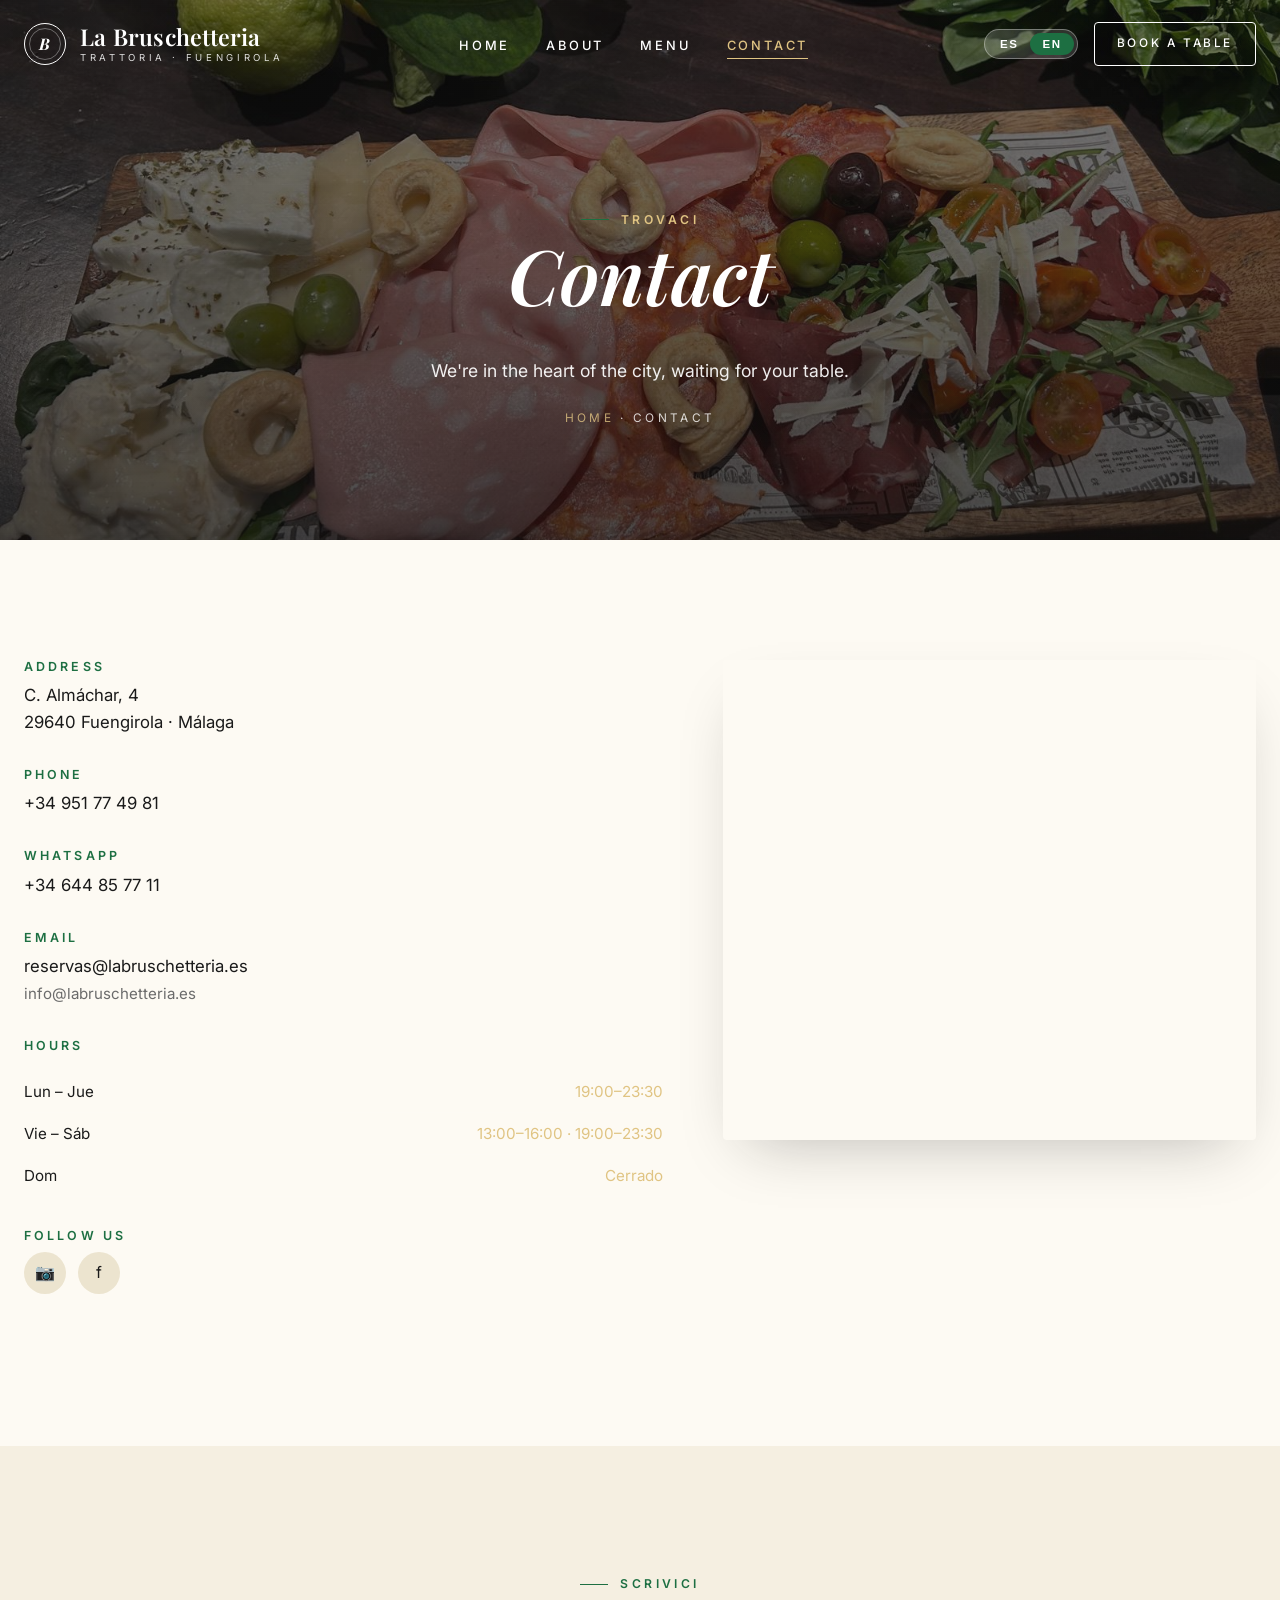
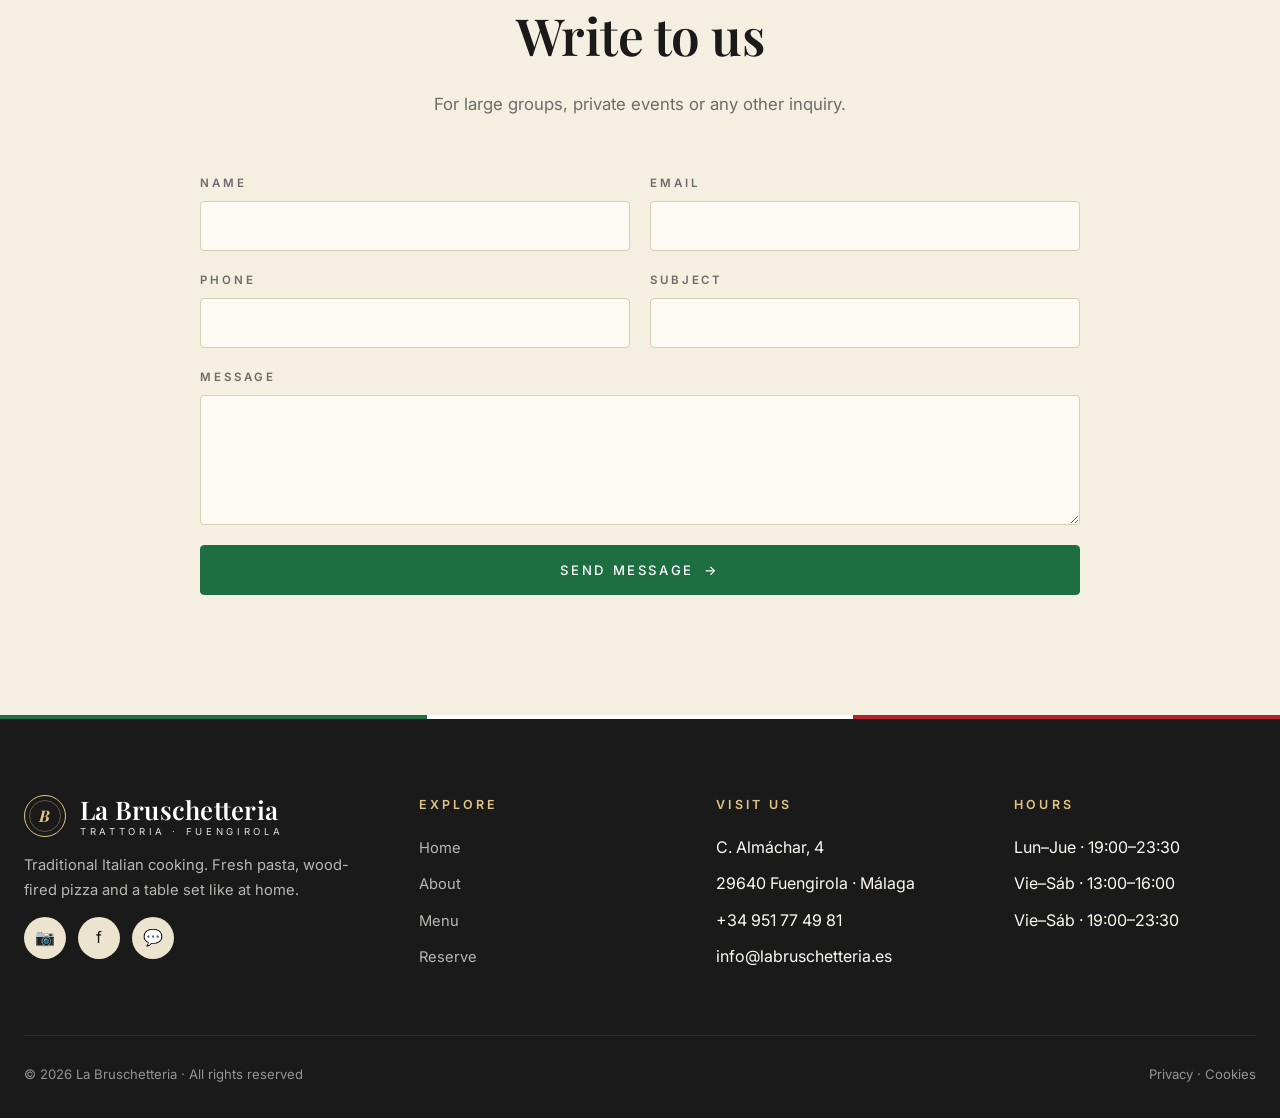
<file: contact.html>
<!DOCTYPE html>
<html lang="es">
<head>
<meta charset="UTF-8" />
<meta name="viewport" content="width=device-width, initial-scale=1.0" />
<title>Contacto · La Bruschetteria — Fuengirola, Málaga</title>
<meta name="description" content="C. Almáchar, 4 · El Boquetillo · Fuengirola. Teléfono, WhatsApp, email, horario y mapa de La Bruschetteria. Reservas y pedidos a domicilio." />
<link rel="preconnect" href="https://fonts.googleapis.com">
<link rel="preconnect" href="https://fonts.gstatic.com" crossorigin>
<link href="https://fonts.googleapis.com/css2?family=Playfair+Display:ital,wght@0,400;0,500;0,600;0,700;1,400;1,500&family=Inter:wght@300;400;500;600&display=swap" rel="stylesheet">
<link rel="stylesheet" href="styles.css?v=9">
</head>
<body>

<header class="site-header">
  <div class="container nav">
    <a href="/" class="brand">
      <span class="brand-mark">B</span>
      <span class="brand-name">La Bruschetteria<small>Trattoria · Fuengirola</small></span>
    </a>
    <nav>
      <ul class="nav-links">
        <li><a href="/" data-i18n="nav.home">Inicio</a></li>
        <li><a href="/about" data-i18n="nav.about">Nosotros</a></li>
        <li><a href="/menu" data-i18n="nav.menu">Carta</a></li>
        <li><a href="/contact" class="active" data-i18n="nav.contact">Contacto</a></li>
      </ul>
    </nav>
    <div class="nav-actions">
      <div class="lang-toggle"><button data-lang="es" type="button">ES</button><button data-lang="en" type="button">EN</button></div>
      <a href="/reservations" class="nav-cta" data-i18n="nav.cta">Reservar mesa</a>
      <button class="menu-toggle" aria-label="Menu"><span></span><span></span><span></span></button>
    </div>
  </div>
</header>

<section class="page-header" style="--ph-bg:url('/assets/photos/06-Tagliere.jpeg?v=9')">
  <div class="container">
    <span class="eyebrow" style="color:var(--gold-2)">Trovaci</span>
    <h1 data-i18n="contact.title">Contacto</h1>
    <p class="lede" data-i18n="contact.lede">Estamos en pleno centro, esperando tu mesa.</p>
    <div class="breadcrumb"><a href="/" data-i18n="nav.home">Inicio</a> · <span data-i18n="nav.contact">Contacto</span></div>
  </div>
</section>

<section>
  <div class="container">
    <div class="contact-grid">
      <div class="contact-info reveal">
        <div>
          <h4 data-i18n="addr.title">Dirección</h4>
          <p data-i18n="addr.body" data-i18n-mode="html">C. Almáchar, 4 · El Boquetillo<br>29640 Fuengirola · Málaga</p>
        </div>
        <div>
          <h4 data-i18n="phone.title">Teléfono</h4>
          <p><a href="tel:+34951774981">+34 951 77 49 81</a></p>
        </div>
        <div>
          <h4 data-i18n="whatsapp.title">WhatsApp</h4>
          <p><a href="https://wa.me/34644857711" target="_blank" rel="noopener">+34 644 85 77 11</a></p>
        </div>
        <div>
          <h4 data-i18n="mail.title">Email</h4>
          <p>
            <a href="mailto:reservas@labruschetteria.es">reservas@labruschetteria.es</a><br>
            <a href="mailto:info@labruschetteria.es" style="color:var(--muted);font-size:.9em">info@labruschetteria.es</a>
          </p>
        </div>
        <div>
          <h4 data-i18n="hours.title">Horario</h4>
          <table class="hours-table" style="color:var(--ink)">
            <tr><td>Lun – Jue</td><td>19:00–23:30</td></tr>
            <tr><td>Vie – Sáb</td><td>13:00–16:00 · 19:00–23:30</td></tr>
            <tr><td>Dom</td><td>Cerrado</td></tr>
          </table>
        </div>
        <div>
          <h4 data-i18n="foot.follow">Síguenos</h4>
          <div class="socials">
            <a href="https://www.instagram.com/la_bruschetteria/" target="_blank" rel="noopener" aria-label="Instagram">📷</a>
            <a href="https://www.facebook.com/labruschetteriafuengirola" target="_blank" rel="noopener" aria-label="Facebook">f</a>
          </div>
        </div>
      </div>

      <div class="reveal delay-1">
        <div class="map-wrap">
          <iframe
            src="https://www.google.com/maps?q=C.+Alm%C3%A1char%2C+4%2C+29640+Fuengirola%2C+M%C3%A1laga&output=embed"
            loading="lazy"
            title="La Bruschetteria · Mapa de Fuengirola"></iframe>
        </div>
      </div>
    </div>
  </div>
</section>

<section class="bg-cream">
  <div class="container container-sm">
    <div class="section-title reveal">
      <span class="eyebrow">Scrivici</span>
      <h2 data-i18n="contact.form.title">Escríbenos</h2>
      <p class="lede" data-i18n="contact.form.lede">Para grupos grandes, eventos privados o cualquier otra consulta.</p>
    </div>

    <form class="reveal" data-demo>
      <div class="form-grid">
        <div class="field">
          <label data-i18n="form.name">Nombre</label>
          <input type="text" required>
        </div>
        <div class="field">
          <label data-i18n="form.email">Email</label>
          <input type="email" required>
        </div>
        <div class="field">
          <label data-i18n="form.phone">Teléfono</label>
          <input type="tel">
        </div>
        <div class="field">
          <label data-i18n="form.subject">Asunto</label>
          <input type="text">
        </div>
        <div class="field full">
          <label data-i18n="form.message">Mensaje</label>
          <textarea rows="5" required></textarea>
        </div>
        <div class="field full">
          <button type="submit" class="btn btn-primary"><span data-i18n="form.send">Enviar mensaje</span><span class="arrow">→</span></button>
        </div>
      </div>
      <div class="form-success" data-i18n="form.success">¡Gracias! Hemos recibido tu mensaje y te responderemos en menos de 24 horas.</div>
    </form>
  </div>
</section>

<footer class="site-footer">
  <div class="container">
    <div class="footer-grid">
      <div class="footer-brand">
        <a href="/" class="brand">
          <span class="brand-mark">B</span>
          <span class="brand-name">La Bruschetteria<small>Trattoria · Fuengirola</small></span>
        </a>
        <p data-i18n="foot.tagline">Cucina italiana tradizionale. Pasta fresca, pizza al horno y la mesa puesta como en casa.</p>
        <div class="socials">
          <a href="https://www.instagram.com/la_bruschetteria/" target="_blank" rel="noopener" aria-label="Instagram">📷</a>
          <a href="https://www.facebook.com/labruschetteriafuengirola" target="_blank" rel="noopener" aria-label="Facebook">f</a>
          <a href="https://wa.me/34644857711" target="_blank" rel="noopener" aria-label="WhatsApp">💬</a>
        </div>
      </div>
      <div>
        <h5 data-i18n="foot.explore">Explora</h5>
        <ul>
          <li><a href="/" data-i18n="nav.home">Inicio</a></li>
          <li><a href="/about" data-i18n="nav.about">Nosotros</a></li>
          <li><a href="/menu" data-i18n="nav.menu">Carta</a></li>
          <li><a href="/reservations" data-i18n="nav.reserve">Reservar</a></li>
        </ul>
      </div>
      <div>
        <h5 data-i18n="foot.visit">Visítanos</h5>
        <ul>
          <li>C. Almáchar, 4</li>
          <li>29640 Fuengirola · Málaga</li>
          <li>+34 951 77 49 81</li>
          <li>info@labruschetteria.es</li>
        </ul>
      </div>
      <div>
        <h5 data-i18n="hours.title">Horario</h5>
        <ul>
          <li>Lun–Jue · 19:00–23:30</li>
          <li>Vie–Sáb · 13:00–16:00</li>
          <li>Vie–Sáb · 19:00–23:30</li>
        </ul>
      </div>
    </div>
    <div class="footer-bottom">
      <span data-i18n="foot.legal">© <span data-year>2026</span> La Bruschetteria · Todos los derechos reservados</span>
      <span><a href="#" data-i18n="foot.privacy">Privacidad</a> · <a href="#" data-i18n="foot.cookies">Cookies</a></span>
    </div>
  </div>
</footer>

<script src="script.js?v=9"></script>
</body>
</html>
</file>
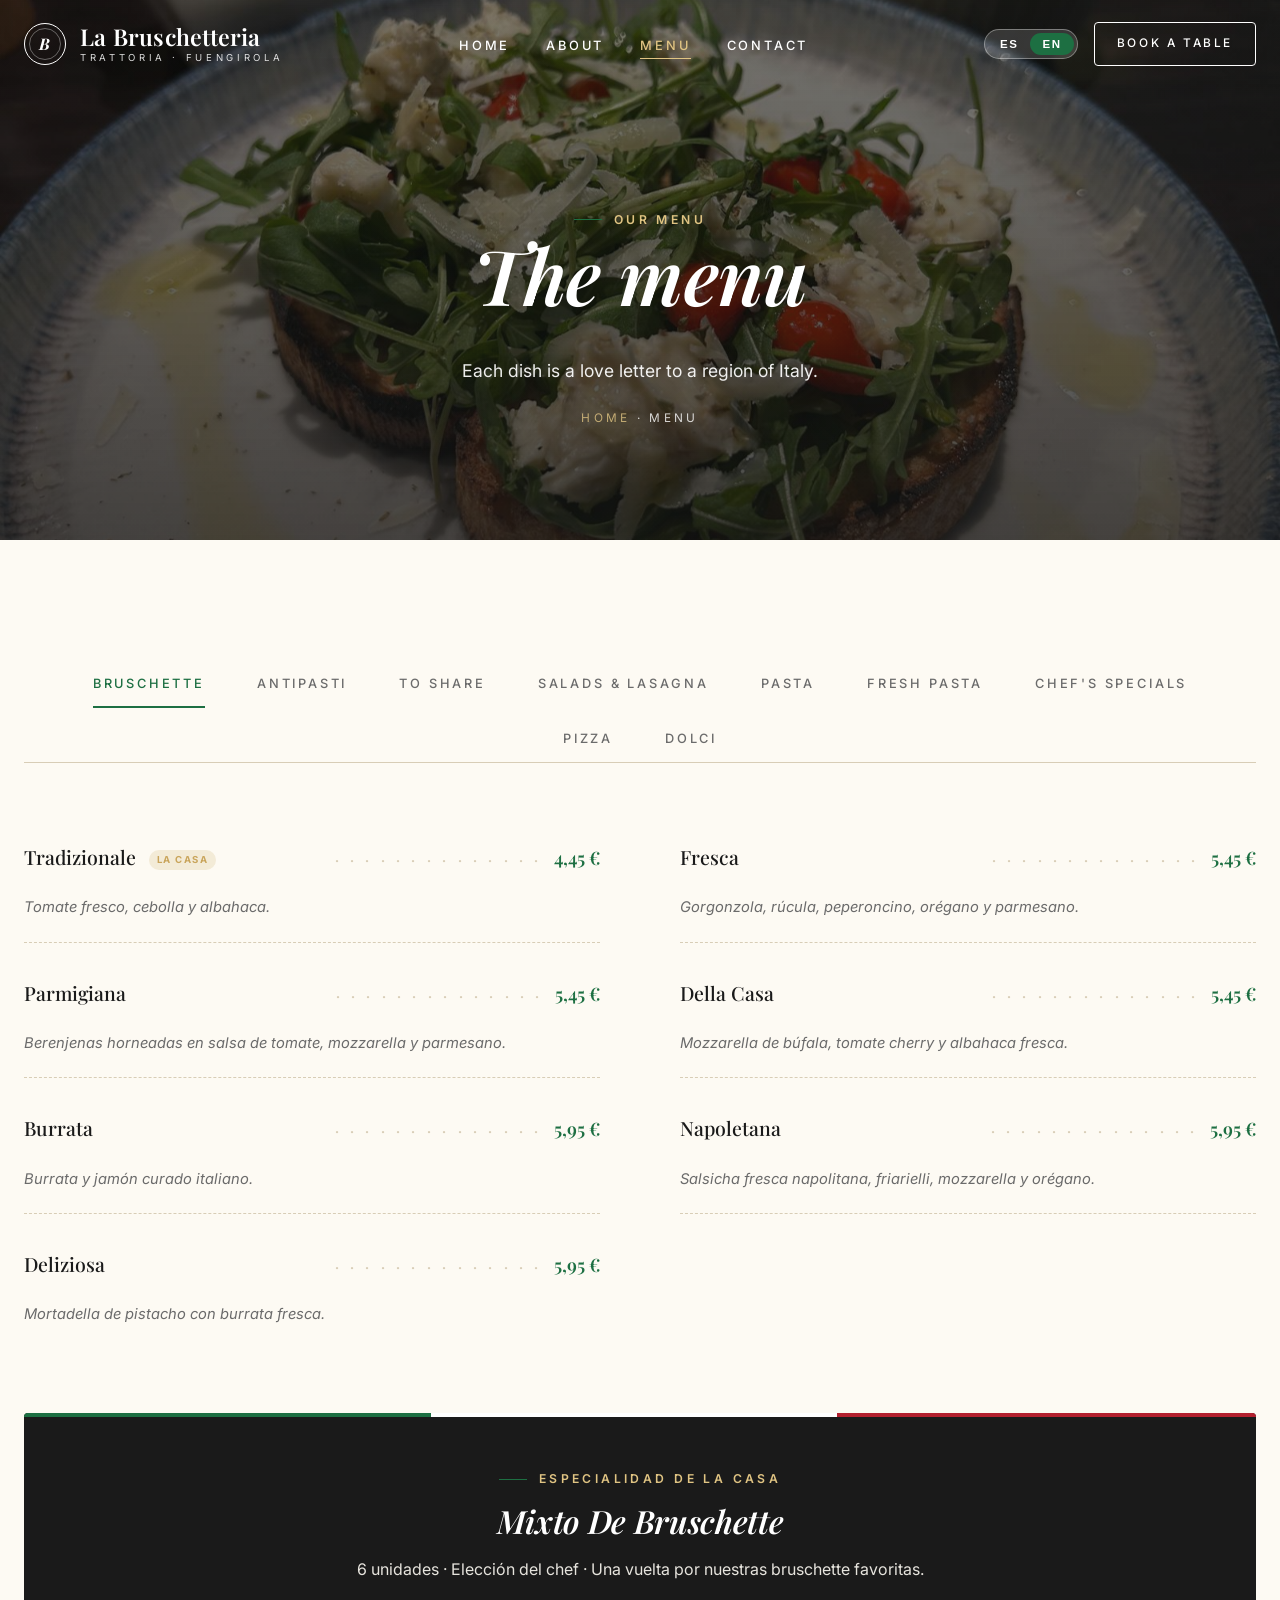
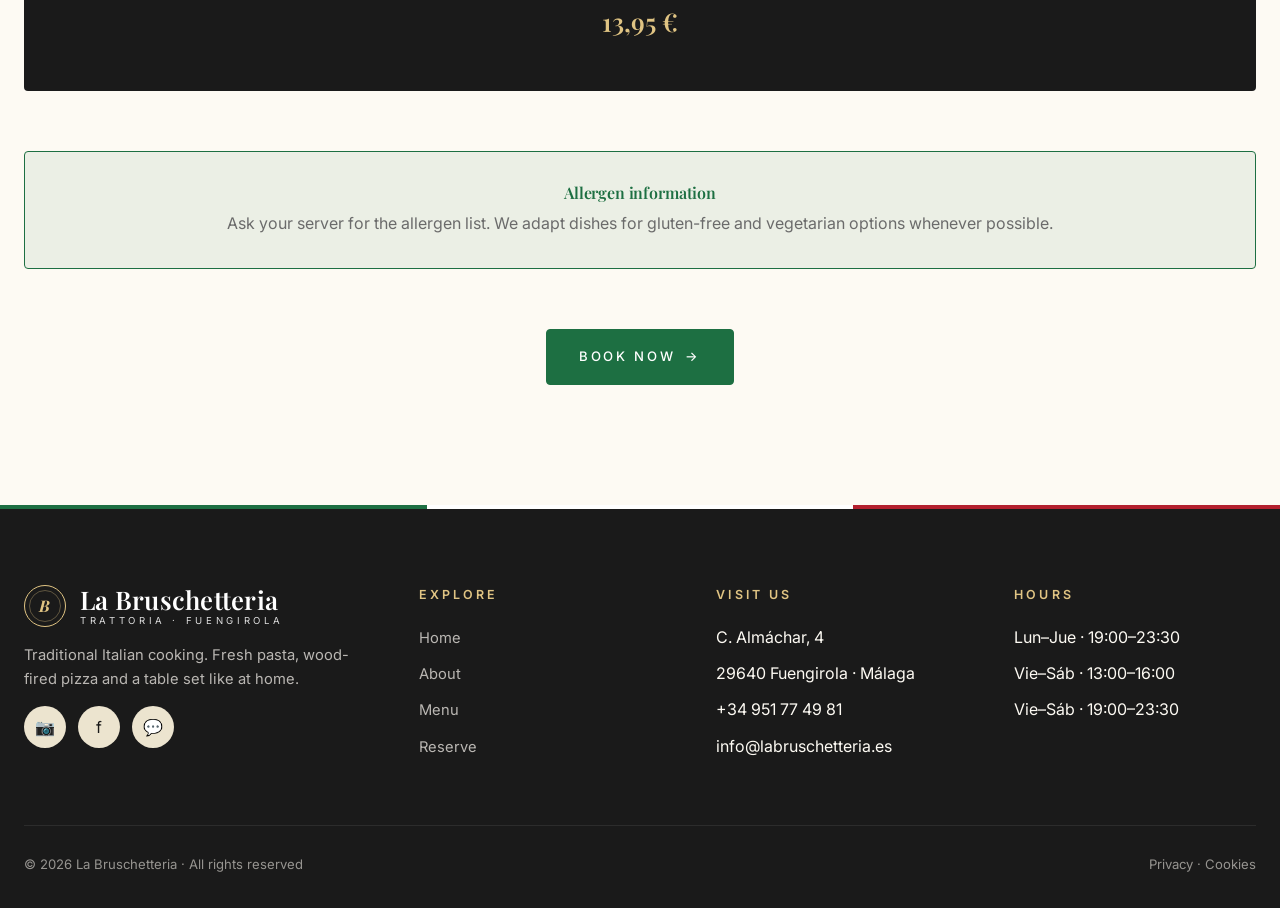
<file: menu.html>
<!DOCTYPE html>
<html lang="es">
<head>
<meta charset="UTF-8" />
<meta name="viewport" content="width=device-width, initial-scale=1.0" />
<title>Carta · La Bruschetteria — Auténtica cocina italiana en Fuengirola</title>
<meta name="description" content="La carta completa de La Bruschetteria: bruschette, antipasti, lasagna, pasta fresca casera, pizzas al horno y dolci tradicionales italianos. Fuengirola, Málaga." />
<link rel="preconnect" href="https://fonts.googleapis.com">
<link rel="preconnect" href="https://fonts.gstatic.com" crossorigin>
<link href="https://fonts.googleapis.com/css2?family=Playfair+Display:ital,wght@0,400;0,500;0,600;0,700;1,400;1,500&family=Cormorant+Garamond:ital,wght@0,400;0,500;0,600;0,700;1,400&family=Inter:wght@300;400;500;600&display=swap" rel="stylesheet">
<link rel="stylesheet" href="styles.css?v=9">
</head>
<body>

<header class="site-header">
  <div class="container nav">
    <a href="/" class="brand">
      <span class="brand-mark">B</span>
      <span class="brand-name">La Bruschetteria<small>Trattoria · Fuengirola</small></span>
    </a>
    <nav>
      <ul class="nav-links">
        <li><a href="/" data-i18n="nav.home">Inicio</a></li>
        <li><a href="/about" data-i18n="nav.about">Nosotros</a></li>
        <li><a href="/menu" class="active" data-i18n="nav.menu">Carta</a></li>
        <li><a href="/contact" data-i18n="nav.contact">Contacto</a></li>
      </ul>
    </nav>
    <div class="nav-actions">
      <div class="lang-toggle"><button data-lang="es" type="button">ES</button><button data-lang="en" type="button">EN</button></div>
      <a href="/reservations" class="nav-cta" data-i18n="nav.cta">Reservar mesa</a>
      <button class="menu-toggle" aria-label="Menu"><span></span><span></span><span></span></button>
    </div>
  </div>
</header>

<section class="page-header" style="--ph-bg:url('/assets/photos/02-Bruschetta-Fresca.jpeg?v=9')">
  <div class="container">
    <span class="eyebrow" style="color:var(--gold-2)" data-i18n="menu.eyebrow">Nuestra carta</span>
    <h1 data-i18n="menupage.title">La carta</h1>
    <p class="lede" data-i18n="menupage.lede">Bruschette, antipasti, pasta fresca casera, pizzas al horno y dolci. Como en una trattoria italiana de verdad.</p>
    <div class="breadcrumb"><a href="/" data-i18n="nav.home">Inicio</a> · <span data-i18n="nav.menu">Carta</span></div>
  </div>
</section>

<section>
  <div class="container">
    <div class="menu-tabs reveal">
      <button class="menu-tab active" data-tab="bruschette" data-i18n="menutab.bruschette">Bruschette</button>
      <button class="menu-tab" data-tab="antipasti" data-i18n="menutab.antipasti">Antipasti</button>
      <button class="menu-tab" data-tab="compartir" data-i18n="menutab.compartir">Para Compartir</button>
      <button class="menu-tab" data-tab="insalata" data-i18n="menutab.insalata">Insalata &amp; Lasagna</button>
      <button class="menu-tab" data-tab="pasta" data-i18n="menutab.pasta">Pasta</button>
      <button class="menu-tab" data-tab="pastafresca" data-i18n="menutab.pastafresca">Pasta Fresca</button>
      <button class="menu-tab" data-tab="specialita" data-i18n="menutab.specialita">Specialità</button>
      <button class="menu-tab" data-tab="pizza" data-i18n="menutab.pizza">Pizza</button>
      <button class="menu-tab" data-tab="postres" data-i18n="menutab.postres">Dolci</button>
    </div>

    <!-- ╭─ BRUSCHETTE ────────────────────────────────────────╮ -->
    <div class="menu-section active" data-section="bruschette">
      <div class="menu-list">
        <div class="menu-item">
          <div class="menu-item-name">Tradizionale <span class="badge gold">La casa</span></div>
          <div class="menu-item-price">4,45 €</div>
          <div class="menu-item-desc">Tomate fresco, cebolla y albahaca.</div>
        </div>
        <div class="menu-item">
          <div class="menu-item-name">Fresca</div>
          <div class="menu-item-price">5,45 €</div>
          <div class="menu-item-desc">Gorgonzola, rúcula, peperoncino, orégano y parmesano.</div>
        </div>
        <div class="menu-item">
          <div class="menu-item-name">Parmigiana</div>
          <div class="menu-item-price">5,45 €</div>
          <div class="menu-item-desc">Berenjenas horneadas en salsa de tomate, mozzarella y parmesano.</div>
        </div>
        <div class="menu-item">
          <div class="menu-item-name">Della Casa</div>
          <div class="menu-item-price">5,45 €</div>
          <div class="menu-item-desc">Mozzarella de búfala, tomate cherry y albahaca fresca.</div>
        </div>
        <div class="menu-item">
          <div class="menu-item-name">Burrata</div>
          <div class="menu-item-price">5,95 €</div>
          <div class="menu-item-desc">Burrata y jamón curado italiano.</div>
        </div>
        <div class="menu-item">
          <div class="menu-item-name">Napoletana</div>
          <div class="menu-item-price">5,95 €</div>
          <div class="menu-item-desc">Salsicha fresca napolitana, friarielli, mozzarella y orégano.</div>
        </div>
        <div class="menu-item">
          <div class="menu-item-name">Deliziosa</div>
          <div class="menu-item-price">5,95 €</div>
          <div class="menu-item-desc">Mortadella de pistacho con burrata fresca.</div>
        </div>
      </div>
      <div style="margin-top:64px;padding:48px;background:var(--ink);color:var(--paper);border-radius:var(--radius);text-align:center;position:relative;overflow:hidden">
        <div style="position:absolute;inset:0 0 auto 0;height:4px;background:linear-gradient(90deg,var(--green) 0 33%,#fff 33% 66%,var(--red) 66%)"></div>
        <span class="eyebrow" style="color:var(--gold-2);justify-content:center">Especialidad de la casa</span>
        <h3 style="color:#fff;margin-top:14px;font-size:2rem;font-style:italic">Mixto De Bruschette</h3>
        <p style="margin:12px 0 18px;opacity:.9">6 unidades · Elección del chef · Una vuelta por nuestras bruschette favoritas.</p>
        <div style="font-family:var(--display);font-size:1.6rem;font-weight:600;color:var(--gold-2)">13,95 €</div>
      </div>
    </div>

    <!-- ╭─ ANTIPASTI ─────────────────────────────────────────╮ -->
    <div class="menu-section" data-section="antipasti">
      <div class="menu-list">
        <div class="menu-item">
          <div class="menu-item-name">Panzerotti</div>
          <div class="menu-item-price">4,45 €</div>
          <div class="menu-item-desc">Croquetas de patata y mozzarella.</div>
        </div>
        <div class="menu-item">
          <div class="menu-item-name">Polpette di Melanzane</div>
          <div class="menu-item-price">4,45 €</div>
          <div class="menu-item-desc">Albóndigas de berenjena en salsa de tomate.</div>
        </div>
        <div class="menu-item">
          <div class="menu-item-name">Frittata di Pasta</div>
          <div class="menu-item-price">4,95 €</div>
          <div class="menu-item-desc">Torta de pasta con bechamel, mozzarella y salami italiano.</div>
        </div>
        <div class="menu-item">
          <div class="menu-item-name">Arancini <span class="badge gold">Clásico</span></div>
          <div class="menu-item-price">5,95 €</div>
          <div class="menu-item-desc">Bolitas de arroz rellenas de carne picada, guisantes y mozzarella.</div>
        </div>
      </div>
      <div style="margin-top:64px;padding:48px;background:var(--ink);color:var(--paper);border-radius:var(--radius);text-align:center;position:relative;overflow:hidden">
        <div style="position:absolute;inset:0 0 auto 0;height:4px;background:linear-gradient(90deg,var(--green) 0 33%,#fff 33% 66%,var(--red) 66%)"></div>
        <span class="eyebrow" style="color:var(--gold-2);justify-content:center">Especialidad de la casa</span>
        <h3 style="color:#fff;margin-top:14px;font-size:2rem;font-style:italic">Mixto De Antipasti</h3>
        <p style="margin:12px 0 18px;opacity:.9">6 unidades · Elección del chef · Lo mejor de nuestros antipasti en una sola tabla.</p>
        <div style="font-family:var(--display);font-size:1.6rem;font-weight:600;color:var(--gold-2)">13,95 €</div>
      </div>
    </div>

    <!-- ╭─ PARA COMPARTIR ────────────────────────────────────╮ -->
    <div class="menu-section" data-section="compartir">
      <div class="menu-list">
        <div class="menu-item">
          <div class="menu-item-name">Melanzane alla Parmigiana <span class="badge gold">Clásico</span></div>
          <div class="menu-item-price">5,95 €</div>
          <div class="menu-item-desc">Berenjenas horneadas con salsa de tomate, mozzarella y parmesano.</div>
        </div>
        <div class="menu-item">
          <div class="menu-item-name">Pan de Ajo</div>
          <div class="menu-item-price">7,25 €</div>
          <div class="menu-item-desc">Mozzarella, ajo y orégano.</div>
        </div>
        <div class="menu-item">
          <div class="menu-item-name">Trio di Montanare</div>
          <div class="menu-item-price">7,95 €</div>
          <div class="menu-item-desc">Selección de mini pizzas fritas en tres gustos diferentes.</div>
        </div>
        <div class="menu-item">
          <div class="menu-item-name">Formaggio Al Forno</div>
          <div class="menu-item-price">7,95 €</div>
          <div class="menu-item-desc">Cazuela de queso provolone fundido con salsa de tomate y pesto.</div>
        </div>
        <div class="menu-item">
          <div class="menu-item-name">Pizza Frita <span class="badge hot">Picante</span></div>
          <div class="menu-item-price">10,95 €</div>
          <div class="menu-item-desc">Rellena de ricotta, spianata (salami italiano picante), jamón cocido y parmesano.</div>
        </div>
        <div class="menu-item">
          <div class="menu-item-name">Tagliere <span class="badge gold">Para 2-4</span></div>
          <div class="menu-item-price">18,95 €</div>
          <div class="menu-item-desc">Gran selección de quesos y embutidos italianos.</div>
        </div>
      </div>
    </div>

    <!-- ╭─ INSALATA & LASAGNA ────────────────────────────────╮ -->
    <div class="menu-section" data-section="insalata">
      <div class="menu-list">
        <div class="menu-item">
          <div class="menu-item-name">Insalata Cesare</div>
          <div class="menu-item-price">8,95 €</div>
          <div class="menu-item-desc">Pollo, lechuga, tomate cherry, crostini, parmesano y salsa César.</div>
        </div>
        <div class="menu-item">
          <div class="menu-item-name">La Caprese</div>
          <div class="menu-item-price">8,95 €</div>
          <div class="menu-item-desc">Mozzarella de búfala, tomate fresco, rúcula, berenjenas aliñadas, orégano y vinagre balsámico.</div>
        </div>
        <div class="menu-item">
          <div class="menu-item-name">La Napolitana</div>
          <div class="menu-item-price">9,45 €</div>
          <div class="menu-item-desc">Burrata fresca, tomate cherry, rúcula, nueces, crostini, peperoncini agridulce, miel, orégano y AOVE.</div>
        </div>
        <div class="menu-item">
          <div class="menu-item-name">Lasagna Vegetariana <span class="badge">Veg</span></div>
          <div class="menu-item-price">10,95 €</div>
          <div class="menu-item-desc">Pasta casera con verduras de temporada, salsa de tomate, pesto, bechamel y mozzarella.</div>
        </div>
        <div class="menu-item">
          <div class="menu-item-name">Lasagna Napoletana <span class="badge gold">Clásico</span></div>
          <div class="menu-item-price">10,95 €</div>
          <div class="menu-item-desc">Pasta casera con carne picada de ternera, salsa de tomate, bechamel y mozzarella fundida.</div>
        </div>
        <div class="menu-item">
          <div class="menu-item-name">Lasagna Di Mare</div>
          <div class="menu-item-price">12,95 €</div>
          <div class="menu-item-desc">Pasta casera con marisco, bechamel de salmón y parmesano.</div>
        </div>
      </div>
    </div>

    <!-- ╭─ PASTA ─────────────────────────────────────────────╮ -->
    <div class="menu-section" data-section="pasta">
      <div class="menu-list">
        <div class="menu-item">
          <div class="menu-item-name">Spaghetti Carbonara Italiana <span class="badge gold">La auténtica</span></div>
          <div class="menu-item-price">10,95 €</div>
          <div class="menu-item-desc">Con guanciale (panceta italiana), huevo, pimienta negra y pecorino.</div>
        </div>
        <div class="menu-item">
          <div class="menu-item-name">Linguine al Gambero</div>
          <div class="menu-item-price">10,95 €</div>
          <div class="menu-item-desc">En salsa con langostinos, tomate cherry y chili.</div>
        </div>
        <div class="menu-item">
          <div class="menu-item-name">Rigatoni al Ragú Napoletano</div>
          <div class="menu-item-price">11,95 €</div>
          <div class="menu-item-desc">Salsa de carne de ternera, tomate, cebolla y vino tinto.</div>
        </div>
        <div class="menu-item">
          <div class="menu-item-name">Tagliatelle al Pesto</div>
          <div class="menu-item-price">12,45 €</div>
          <div class="menu-item-desc">Pasta al huevo con salsa de pesto casera (albahaca fresca, piñones, parmesano, AOVE) y tomate cherry.</div>
        </div>
      </div>
    </div>

    <!-- ╭─ PASTA FRESCA ──────────────────────────────────────╮ -->
    <div class="menu-section" data-section="pastafresca">
      <p style="text-align:center;font-style:italic;color:var(--green);font-family:var(--display);font-size:1.2rem;margin:-32px 0 32px">Hecha a mano cada mañana</p>
      <div class="menu-list">
        <div class="menu-item">
          <div class="menu-item-name">Gnocchi Alla Sorrentina <span class="badge gold">Clásico</span></div>
          <div class="menu-item-price">9,95 €</div>
          <div class="menu-item-desc">Ñoquis de pasta fresca casera en salsa de tomate, mozzarella fundida, albahaca y parmesano.</div>
        </div>
        <div class="menu-item">
          <div class="menu-item-name">Fagottini Formaggio e Pere</div>
          <div class="menu-item-price">11,45 €</div>
          <div class="menu-item-desc">Saquitos de pasta rellenos de quesos italianos y pera en salsa de nata, miel y nueces.</div>
        </div>
        <div class="menu-item">
          <div class="menu-item-name">Maltagliati Salsiccia e Friarielli</div>
          <div class="menu-item-price">14,95 €</div>
          <div class="menu-item-desc">Pasta casera con salchicha fresca napolitana, friarielli, nata y parmesano.</div>
        </div>
        <div class="menu-item">
          <div class="menu-item-name">Tortelli Gamberi e Ricotta</div>
          <div class="menu-item-price">14,95 €</div>
          <div class="menu-item-desc">Pasta casera rellena de langostinos, ricotta y cítricos en salsa de tomates cherry salteados y albahaca.</div>
        </div>
        <div class="menu-item">
          <div class="menu-item-name">Ravioli al Brasato</div>
          <div class="menu-item-price">14,95 €</div>
          <div class="menu-item-desc">Pasta casera rellena de carne de ternera, con salsa de tomate y láminas de parmesano.</div>
        </div>
        <div class="menu-item">
          <div class="menu-item-name">Capelli ai Porcini e Tartufo <span class="badge gold">Premium</span></div>
          <div class="menu-item-price">15,95 €</div>
          <div class="menu-item-desc">Pasta casera rellena de setas porcini y queso burrata, en salsa de nata, parmesano y trufa.</div>
        </div>
      </div>
    </div>

    <!-- ╭─ SPECIALITÀ DELLO CHEF ─────────────────────────────╮ -->
    <div class="menu-section" data-section="specialita">
      <div class="menu-list">
        <div class="menu-item">
          <div class="menu-item-name">Risotto ai Porcini</div>
          <div class="menu-item-price">12,45 €</div>
          <div class="menu-item-desc">Arroz con setas porcini, parmesano, nata y esencias de trufa.</div>
        </div>
        <div class="menu-item">
          <div class="menu-item-name">Ragú di Mare <span class="badge">Mín. 2 pers.</span></div>
          <div class="menu-item-price">15,95 €</div>
          <div class="menu-item-desc">Paccheri con salsa de almejas, mejillones, langostinos, y tomate cherry con cubierta de pan horneado. Precio por persona.</div>
        </div>
        <div class="menu-item">
          <div class="menu-item-name">Cordero Asado <span class="badge gold">Especialidad</span></div>
          <div class="menu-item-price">25,95 €</div>
          <div class="menu-item-desc">Cordero asado a baja temperatura en salsa de carne, servido sobre puré de patatas con cebolla caramelizada.</div>
        </div>
      </div>
    </div>

    <!-- ╭─ PIZZA ─────────────────────────────────────────────╮ -->
    <div class="menu-section" data-section="pizza">
      <p style="text-align:center;font-style:italic;color:var(--green);font-family:var(--display);font-size:1.2rem;margin:-32px 0 32px">Todas con mozzarella Fior Di Latte Campana y salsa de tomate casera</p>
      <div class="menu-list">
        <div class="menu-item">
          <div class="menu-item-name">Margherita <span class="badge gold">Clásica</span></div>
          <div class="menu-item-price">7,95 €</div>
          <div class="menu-item-desc">Con albahaca.</div>
        </div>
        <div class="menu-item">
          <div class="menu-item-name">Prosciutto</div>
          <div class="menu-item-price">8,95 €</div>
          <div class="menu-item-desc">Con jamón cocido.</div>
        </div>
        <div class="menu-item">
          <div class="menu-item-name">Funghi</div>
          <div class="menu-item-price">8,95 €</div>
          <div class="menu-item-desc">Con champiñones.</div>
        </div>
        <div class="menu-item">
          <div class="menu-item-name">Tonno</div>
          <div class="menu-item-price">8,95 €</div>
          <div class="menu-item-desc">Con atún y cebolla.</div>
        </div>
        <div class="menu-item">
          <div class="menu-item-name">Diavola <span class="badge hot">Picante</span></div>
          <div class="menu-item-price">8,95 €</div>
          <div class="menu-item-desc">Con spianata (salami italiano picante).</div>
        </div>
        <div class="menu-item">
          <div class="menu-item-name">Patatina</div>
          <div class="menu-item-price">8,95 €</div>
          <div class="menu-item-desc">Con patatas fritas.</div>
        </div>
        <div class="menu-item">
          <div class="menu-item-name">Napoli</div>
          <div class="menu-item-price">8,95 €</div>
          <div class="menu-item-desc">Con anchoas, alcaparras y ajo.</div>
        </div>
        <div class="menu-item">
          <div class="menu-item-name">Parmigiana</div>
          <div class="menu-item-price">9,45 €</div>
          <div class="menu-item-desc">Con berenjenas horneadas.</div>
        </div>
        <div class="menu-item">
          <div class="menu-item-name">Tropicale</div>
          <div class="menu-item-price">9,45 €</div>
          <div class="menu-item-desc">Con piña y jamón cocido.</div>
        </div>
        <div class="menu-item">
          <div class="menu-item-name">Bosco</div>
          <div class="menu-item-price">9,45 €</div>
          <div class="menu-item-desc">Con jamón cocido y champiñones.</div>
        </div>
        <div class="menu-item">
          <div class="menu-item-name">4 Formaggi</div>
          <div class="menu-item-price">9,45 €</div>
          <div class="menu-item-desc">Mozzarella, provolone, gorgonzola y parmesano (bianca o rossa).</div>
        </div>
        <div class="menu-item">
          <div class="menu-item-name">Vegetariana <span class="badge">Veg</span></div>
          <div class="menu-item-price">9,95 €</div>
          <div class="menu-item-desc">Con champiñones, pimientos rojos y verdes, maíz y aceitunas negras.</div>
        </div>
        <div class="menu-item">
          <div class="menu-item-name">Calzone</div>
          <div class="menu-item-price">9,95 €</div>
          <div class="menu-item-desc">Mozzarella, salsa de tomate, jamón cocido y spianata.</div>
        </div>
        <div class="menu-item">
          <div class="menu-item-name">Carbonara</div>
          <div class="menu-item-price">10,45 €</div>
          <div class="menu-item-desc">Con nata, guanciale y champiñones.</div>
        </div>
        <div class="menu-item">
          <div class="menu-item-name">Capricciosa</div>
          <div class="menu-item-price">10,45 €</div>
          <div class="menu-item-desc">Con jamón cocido, spianata y champiñones.</div>
        </div>
        <div class="menu-item">
          <div class="menu-item-name">4 Stagioni</div>
          <div class="menu-item-price">10,95 €</div>
          <div class="menu-item-desc">Con spianata, jamón cocido, anchoas y champiñones.</div>
        </div>
        <div class="menu-item">
          <div class="menu-item-name">Messicana <span class="badge hot">Picante</span></div>
          <div class="menu-item-price">10,95 €</div>
          <div class="menu-item-desc">Con carne de ternera, pimiento, maíz y chili.</div>
        </div>
        <div class="menu-item">
          <div class="menu-item-name">Barbacoa</div>
          <div class="menu-item-price">11,45 €</div>
          <div class="menu-item-desc">Con carne de ternera, guanciale y salsa barbacoa.</div>
        </div>
        <div class="menu-item">
          <div class="menu-item-name">Calzone Speciale</div>
          <div class="menu-item-price">11,95 €</div>
          <div class="menu-item-desc">Relleno de mozzarella, salsa de tomate y jamón cocido, con rúcula y mozzarella de búfala fresca.</div>
        </div>
      </div>

      <div style="margin-top:64px;text-align:center">
        <span class="flag-strip"><span></span><span></span><span></span></span>
        <h3 style="font-style:italic;color:var(--green);font-size:2rem;margin:8px 0 40px">Pizzas Speciali</h3>
      </div>
      <div class="menu-list">
        <div class="menu-item">
          <div class="menu-item-name">D'Andrea</div>
          <div class="menu-item-price">10,95 €</div>
          <div class="menu-item-desc">Mozzarella, salsa de tomate, rúcula, jamón curado, tomate cherry y láminas de parmesano.</div>
        </div>
        <div class="menu-item">
          <div class="menu-item-name">Búfala</div>
          <div class="menu-item-price">10,95 €</div>
          <div class="menu-item-desc">Mozzarella, salsa de tomate y mozzarella de búfala.</div>
        </div>
        <div class="menu-item">
          <div class="menu-item-name">Burrata <span class="badge hot">Picante</span></div>
          <div class="menu-item-price">11,45 €</div>
          <div class="menu-item-desc">Mozzarella, salsa de tomate, burrata y spianata.</div>
        </div>
        <div class="menu-item">
          <div class="menu-item-name">Capri</div>
          <div class="menu-item-price">11,45 €</div>
          <div class="menu-item-desc">Mozzarella, salsa de tomate, salsa de pesto casero, tomate cherry y láminas de parmesano.</div>
        </div>
        <div class="menu-item">
          <div class="menu-item-name">Procida</div>
          <div class="menu-item-price">11,95 €</div>
          <div class="menu-item-desc">Mozzarella, nata, setas porcini, guanciale y gorgonzola.</div>
        </div>
        <div class="menu-item">
          <div class="menu-item-name">Campagnola</div>
          <div class="menu-item-price">11,95 €</div>
          <div class="menu-item-desc">Mozzarella, nata, salchicha fresca napolitana y friarielli.</div>
        </div>
        <div class="menu-item">
          <div class="menu-item-name">Ischia</div>
          <div class="menu-item-price">11,95 €</div>
          <div class="menu-item-desc">Mozzarella, nata, burrata, mortadella de pistacho y rúcula.</div>
        </div>
        <div class="menu-item">
          <div class="menu-item-name">6 Formaggi</div>
          <div class="menu-item-price">11,95 €</div>
          <div class="menu-item-desc">Mozzarella, provolone, gorgonzola, parmesano, búfala y burrata.</div>
        </div>
        <div class="menu-item">
          <div class="menu-item-name">Ragú <span class="badge gold">Premium</span></div>
          <div class="menu-item-price">12,45 €</div>
          <div class="menu-item-desc">Mozzarella, salsa de tomate, carne de ternera cocinada a baja temperatura y búfala fresca.</div>
        </div>
      </div>
    </div>

    <!-- ╭─ DOLCI / POSTRES ───────────────────────────────────╮ -->
    <div class="menu-section" data-section="postres">
      <p style="text-align:center;font-style:italic;color:var(--green);font-family:var(--display);font-size:1.2rem;margin:-32px 0 32px">Todos caseros</p>
      <div class="menu-list">
        <div class="menu-item">
          <div class="menu-item-name">Cannolo Siciliano</div>
          <div class="menu-item-price">4,95 €</div>
          <div class="menu-item-desc">Galleta de canela rellena de crema fresca de ricotta con trocitos de chocolate.</div>
        </div>
        <div class="menu-item">
          <div class="menu-item-name">Tortino di Cioccolato</div>
          <div class="menu-item-price">4,95 €</div>
          <div class="menu-item-desc">Tortita de chocolate caliente rellena de chocolate fundido, servida con helado.</div>
        </div>
        <div class="menu-item">
          <div class="menu-item-name">Helado della Casa</div>
          <div class="menu-item-price">4,45 €</div>
          <div class="menu-item-desc">Helado de vainilla con galleta y crema de Lotus.</div>
        </div>
        <div class="menu-item">
          <div class="menu-item-name">Tortino di Pistacchio</div>
          <div class="menu-item-price">5,45 €</div>
          <div class="menu-item-desc">Bizcocho con relleno de pistacho y caramelo.</div>
        </div>
        <div class="menu-item">
          <div class="menu-item-name">Tiramisù <span class="badge gold">Imprescindible</span></div>
          <div class="menu-item-price">5,95 €</div>
          <div class="menu-item-desc">Bizcocho de café, crema de mascarpone y cacao en polvo.</div>
        </div>
        <div class="menu-item">
          <div class="menu-item-name">Straccetti alla Nutella</div>
          <div class="menu-item-price">5,95 €</div>
          <div class="menu-item-desc">Finas tiras de masa frita servidas con Nutella y azúcar glas.</div>
        </div>
      </div>

      <div style="margin-top:64px;text-align:center">
        <span class="flag-strip"><span></span><span></span><span></span></span>
        <h3 style="font-style:italic;color:var(--green);font-size:1.6rem;margin:8px 0 24px">Complementos</h3>
      </div>
      <div class="menu-list">
        <div class="menu-item"><div class="menu-item-name">Cesta de Pan</div><div class="menu-item-price">1,20 €</div></div>
        <div class="menu-item"><div class="menu-item-name">Cesta de Pan y Aceitunas Italianas</div><div class="menu-item-price">2,20 €</div></div>
        <div class="menu-item"><div class="menu-item-name">Palitos de Pan Horneados</div><div class="menu-item-price">3,50 €</div></div>
        <div class="menu-item"><div class="menu-item-name">Extra de Pizza Sin Gluten</div><div class="menu-item-price">3,50 €</div></div>
        <div class="menu-item"><div class="menu-item-name">Extra de Pasta Sin Gluten</div><div class="menu-item-price">1,50 €</div></div>
        <div class="menu-item"><div class="menu-item-name">Caja de Pizza Para Llevar</div><div class="menu-item-price">0,50 €</div></div>
      </div>
    </div>

    <div class="form-success reveal" style="margin-top:60px;background:rgba(29,111,66,.08);border-color:var(--green);color:var(--ink);text-align:center;padding:32px;display:block;opacity:1;transform:none">
      <h4 style="margin:0 0 8px;color:var(--green)" data-i18n="menupage.note.title">Información alérgenos</h4>
      <p style="margin:0;color:var(--muted)" data-i18n="menupage.note.body">Pídale a su camarero la carta de alérgenos. Adaptamos platos para opciones sin gluten y vegetarianas siempre que es posible.</p>
    </div>

    <div style="text-align:center;margin-top:60px" class="reveal">
      <a href="/reservations" class="btn btn-primary"><span data-i18n="cta.btn">Hacer reserva</span><span class="arrow">→</span></a>
    </div>
  </div>
</section>

<footer class="site-footer">
  <div class="container">
    <div class="footer-grid">
      <div class="footer-brand">
        <a href="/" class="brand">
          <span class="brand-mark">B</span>
          <span class="brand-name">La Bruschetteria<small>Trattoria · Fuengirola</small></span>
        </a>
        <p data-i18n="foot.tagline">Cucina italiana tradizionale. Bruschette, pasta fresca y pizza al horno como en casa.</p>
        <div class="socials">
          <a href="https://www.instagram.com/la_bruschetteria/" target="_blank" rel="noopener" aria-label="Instagram">📷</a>
          <a href="https://www.facebook.com/labruschetteriafuengirola" target="_blank" rel="noopener" aria-label="Facebook">f</a>
          <a href="https://wa.me/34644857711" target="_blank" rel="noopener" aria-label="WhatsApp">💬</a>
        </div>
      </div>
      <div>
        <h5 data-i18n="foot.explore">Explora</h5>
        <ul>
          <li><a href="/" data-i18n="nav.home">Inicio</a></li>
          <li><a href="/about" data-i18n="nav.about">Nosotros</a></li>
          <li><a href="/menu" data-i18n="nav.menu">Carta</a></li>
          <li><a href="/reservations" data-i18n="nav.reserve">Reservar</a></li>
        </ul>
      </div>
      <div>
        <h5 data-i18n="foot.visit">Visítanos</h5>
        <ul>
          <li>C. Almáchar, 4</li>
          <li>29640 Fuengirola · Málaga</li>
          <li>+34 951 77 49 81</li>
          <li>info@labruschetteria.es</li>
        </ul>
      </div>
      <div>
        <h5 data-i18n="hours.title">Horario</h5>
        <ul>
          <li>Lun–Jue · 19:00–23:30</li>
          <li>Vie–Sáb · 13:00–16:00</li>
          <li>Vie–Sáb · 19:00–23:30</li>
        </ul>
      </div>
    </div>
    <div class="footer-bottom">
      <span data-i18n="foot.legal">© <span data-year>2026</span> La Bruschetteria · Todos los derechos reservados</span>
      <span><a href="#" data-i18n="foot.privacy">Privacidad</a> · <a href="#" data-i18n="foot.cookies">Cookies</a></span>
    </div>
  </div>
</footer>

<script src="script.js?v=9"></script>
</body>
</html>
</file>
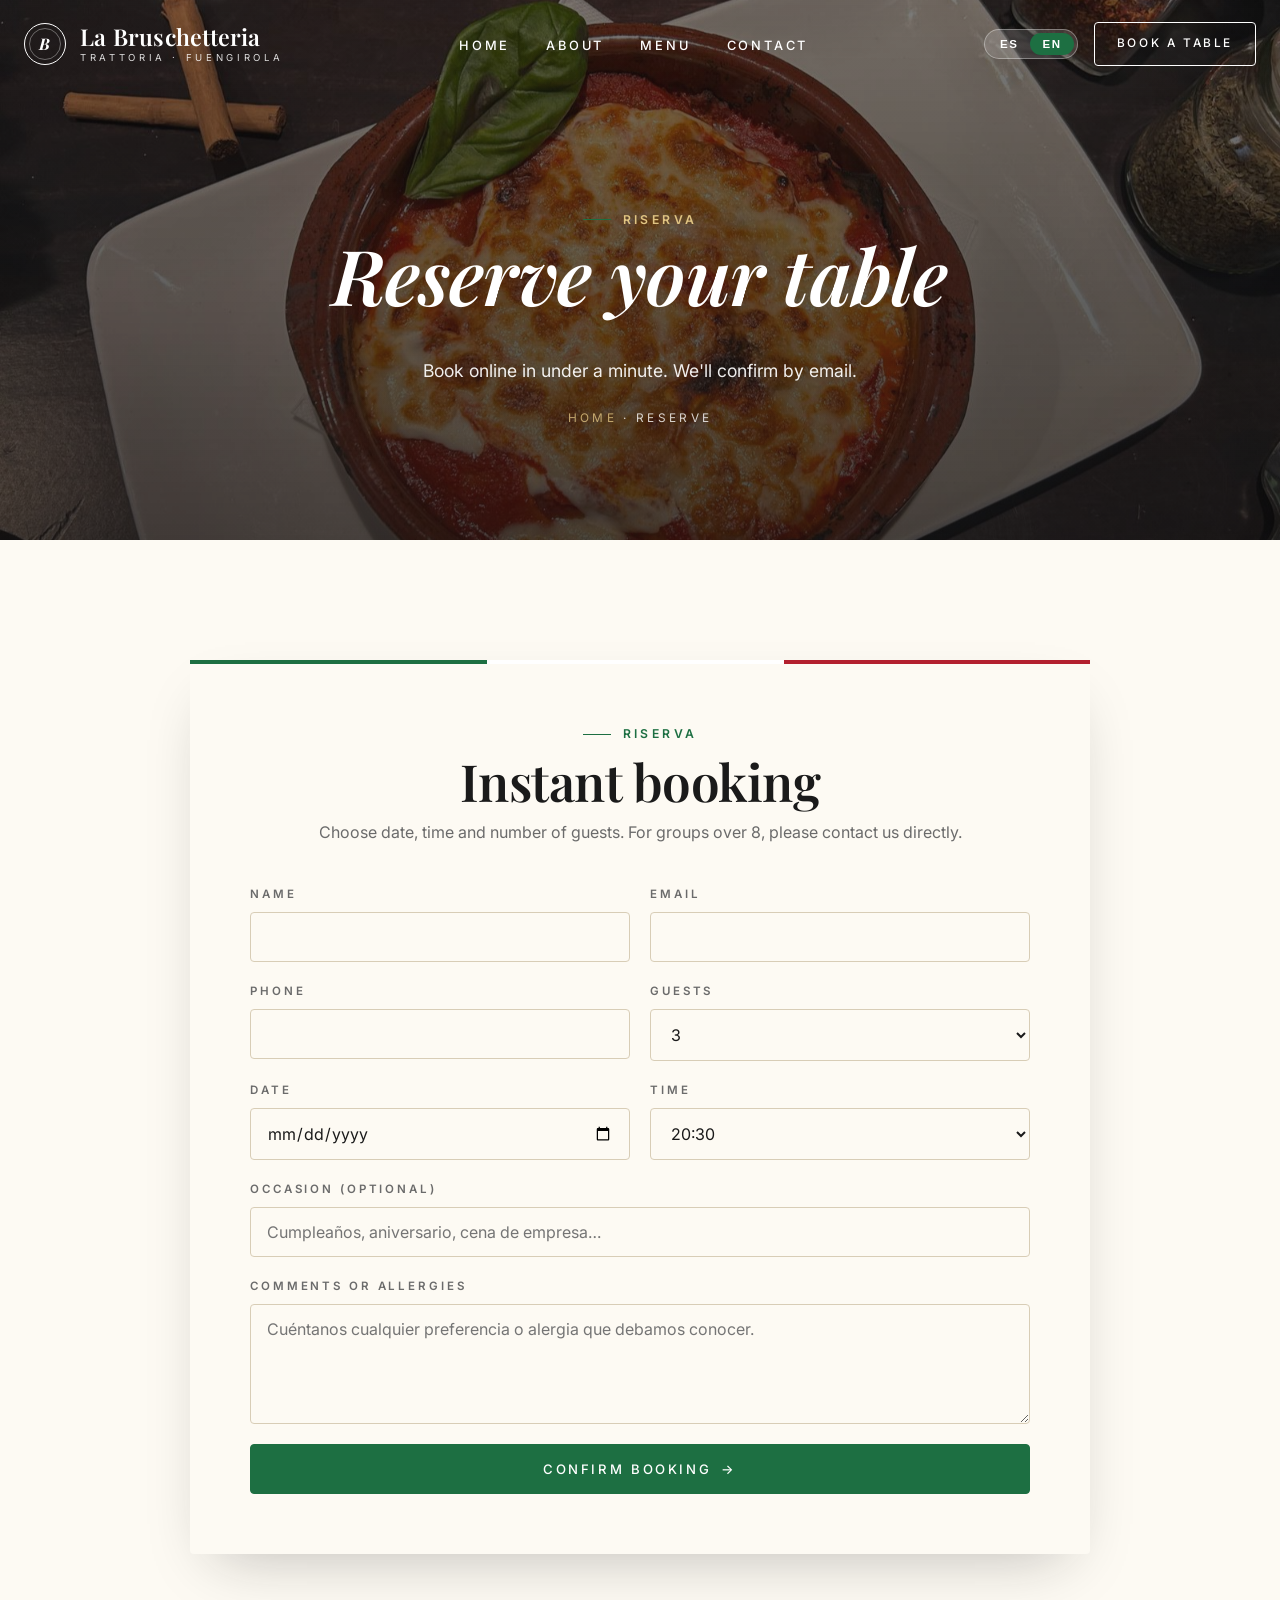
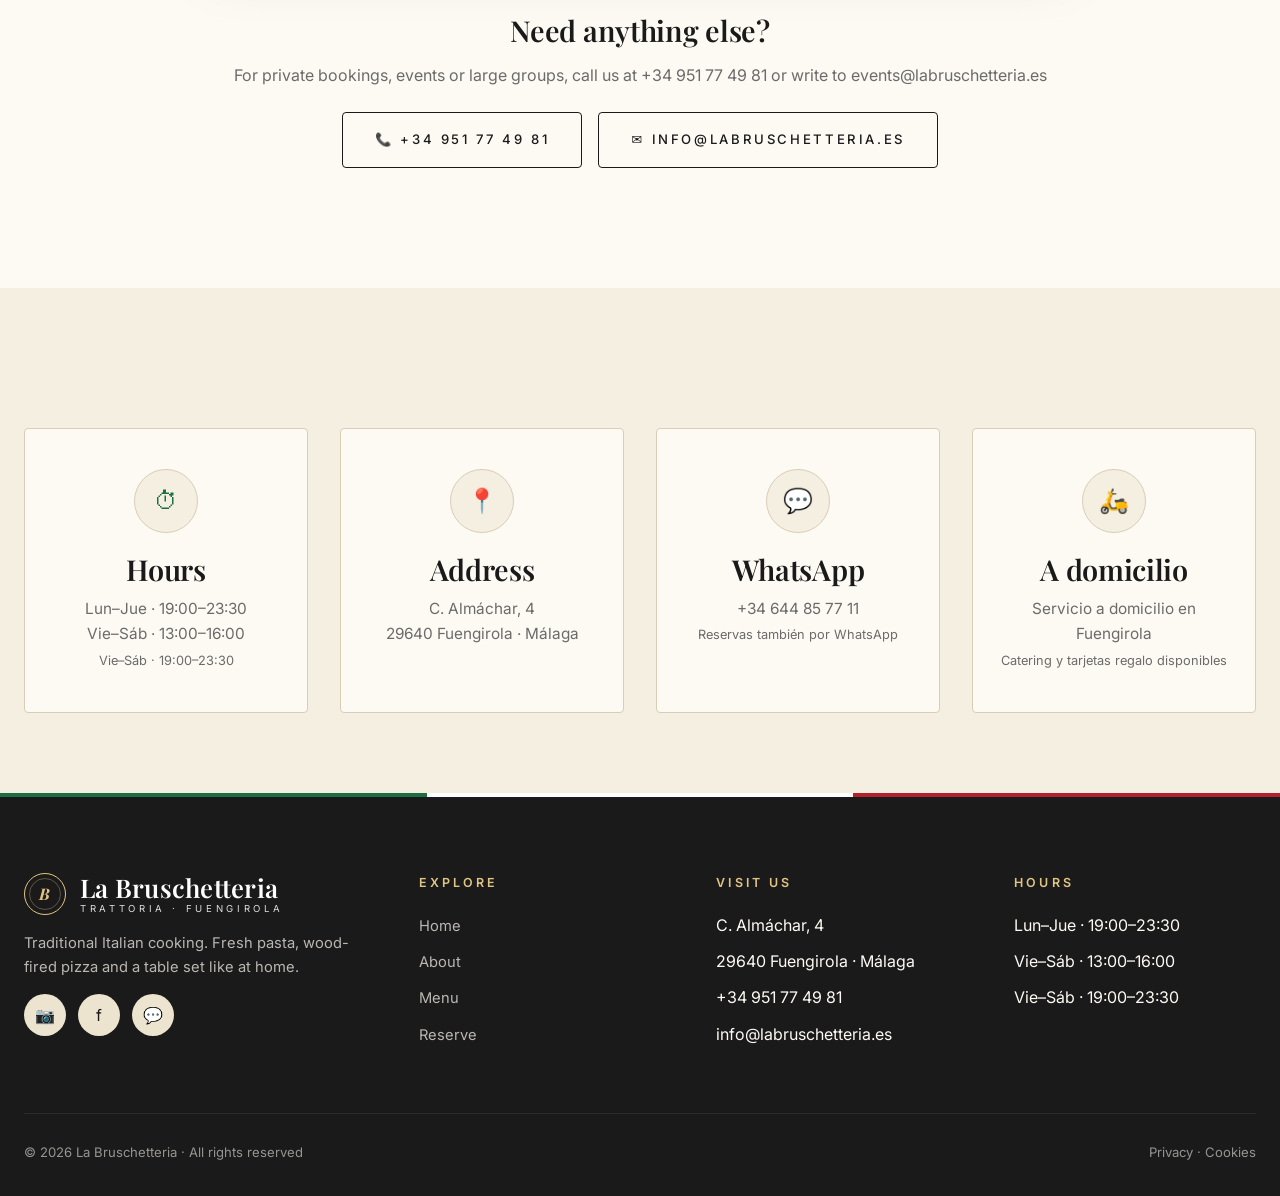
<file: reservations.html>
<!DOCTYPE html>
<html lang="es">
<head>
<meta charset="UTF-8" />
<meta name="viewport" content="width=device-width, initial-scale=1.0" />
<title>Reservar mesa · La Bruschetteria</title>
<meta name="description" content="Reserva tu mesa online en menos de un minuto. Confirmación inmediata por email. Para grupos grandes y eventos privados, contáctanos." />
<link rel="preconnect" href="https://fonts.googleapis.com">
<link rel="preconnect" href="https://fonts.gstatic.com" crossorigin>
<link href="https://fonts.googleapis.com/css2?family=Playfair+Display:ital,wght@0,400;0,500;0,600;0,700;1,400;1,500&family=Inter:wght@300;400;500;600&display=swap" rel="stylesheet">
<link rel="stylesheet" href="styles.css?v=9">
</head>
<body>

<header class="site-header">
  <div class="container nav">
    <a href="/" class="brand">
      <span class="brand-mark">B</span>
      <span class="brand-name">La Bruschetteria<small>Trattoria · Fuengirola</small></span>
    </a>
    <nav>
      <ul class="nav-links">
        <li><a href="/" data-i18n="nav.home">Inicio</a></li>
        <li><a href="/about" data-i18n="nav.about">Nosotros</a></li>
        <li><a href="/menu" data-i18n="nav.menu">Carta</a></li>
        <li><a href="/contact" data-i18n="nav.contact">Contacto</a></li>
      </ul>
    </nav>
    <div class="nav-actions">
      <div class="lang-toggle"><button data-lang="es" type="button">ES</button><button data-lang="en" type="button">EN</button></div>
      <a href="/reservations" class="nav-cta active" data-i18n="nav.cta">Reservar mesa</a>
      <button class="menu-toggle" aria-label="Menu"><span></span><span></span><span></span></button>
    </div>
  </div>
</header>

<section class="page-header" style="--ph-bg:url('/assets/photos/Lasagna-Napoletana.jpeg?v=9')">
  <div class="container">
    <span class="eyebrow" style="color:var(--gold-2)">Riserva</span>
    <h1 data-i18n="res.title">Reserva tu mesa</h1>
    <p class="lede" data-i18n="res.lede">Reserva online en menos de un minuto. Te confirmaremos por email.</p>
    <div class="breadcrumb"><a href="/" data-i18n="nav.home">Inicio</a> · <span data-i18n="nav.reserve">Reservar</span></div>
  </div>
</section>

<section>
  <div class="container">
    <div class="reserve-card reveal">
      <span class="eyebrow center" style="display:flex;justify-content:center;margin-bottom:8px">Riserva</span>
      <h2 data-i18n="res.form.title">Reserva instantánea</h2>
      <p class="lede" data-i18n="res.form.lede">Selecciona fecha, hora y número de comensales. Para grupos de más de 8 personas, contáctanos directamente.</p>

      <form data-demo>
        <div class="form-grid">
          <div class="field">
            <label data-i18n="form.name">Nombre</label>
            <input type="text" required>
          </div>
          <div class="field">
            <label data-i18n="form.email">Email</label>
            <input type="email" required>
          </div>
          <div class="field">
            <label data-i18n="form.phone">Teléfono</label>
            <input type="tel" required>
          </div>
          <div class="field">
            <label data-i18n="form.guests">Comensales</label>
            <select required>
              <option>1</option><option>2</option><option selected>3</option><option>4</option>
              <option>5</option><option>6</option><option>7</option><option>8</option>
              <option>+8 (contactar)</option>
            </select>
          </div>
          <div class="field">
            <label data-i18n="form.date">Fecha</label>
            <input type="date" required>
          </div>
          <div class="field">
            <label data-i18n="form.time">Hora</label>
            <select required>
              <option>13:00</option><option>13:30</option><option>14:00</option>
              <option>14:30</option><option>15:00</option>
              <option>19:30</option><option>20:00</option><option selected>20:30</option>
              <option>21:00</option><option>21:30</option><option>22:00</option><option>22:30</option>
            </select>
          </div>
          <div class="field full">
            <label data-i18n="form.occasion">Ocasión (opcional)</label>
            <input type="text" placeholder="Cumpleaños, aniversario, cena de empresa…">
          </div>
          <div class="field full">
            <label data-i18n="form.notes">Comentarios o alergias</label>
            <textarea rows="4" placeholder="Cuéntanos cualquier preferencia o alergia que debamos conocer."></textarea>
          </div>
          <div class="field full">
            <button type="submit" class="btn btn-primary" style="width:100%"><span data-i18n="form.book">Confirmar reserva</span><span class="arrow">→</span></button>
          </div>
        </div>
        <div class="form-success" data-i18n="form.book.success">¡Reserva recibida! Recibirás un correo de confirmación en breve.</div>
      </form>
    </div>

    <div style="max-width:900px;margin:60px auto 0;text-align:center" class="reveal">
      <h3 data-i18n="res.note.title">¿Necesitas algo más?</h3>
      <p data-i18n="res.note.body" style="color:var(--muted)">Para reservas privadas, eventos o grupos grandes, llámanos al +34 951 77 49 81 o escríbenos a info@labruschetteria.es</p>
      <div style="display:flex;justify-content:center;gap:16px;flex-wrap:wrap;margin-top:24px">
        <a href="tel:+34951774981" class="btn btn-outline">📞 +34 951 77 49 81</a>
        <a href="mailto:info@labruschetteria.es" class="btn btn-outline">✉ info@labruschetteria.es</a>
      </div>
    </div>
  </div>
</section>

<section class="bg-cream tight">
  <div class="container">
    <div class="features">
      <div class="feature reveal">
        <div class="feature-icon">⏱</div>
        <h3 data-i18n="hours.title">Horario</h3>
        <p>Lun–Jue · 19:00–23:30<br>Vie–Sáb · 13:00–16:00<br><small style="color:var(--muted)">Vie–Sáb · 19:00–23:30</small></p>
      </div>
      <div class="feature reveal delay-1">
        <div class="feature-icon">📍</div>
        <h3 data-i18n="addr.title">Dirección</h3>
        <p>C. Almáchar, 4<br>29640 Fuengirola · Málaga</p>
      </div>
      <div class="feature reveal delay-2">
        <div class="feature-icon">💬</div>
        <h3>WhatsApp</h3>
        <p><a href="https://wa.me/34644857711" target="_blank" rel="noopener">+34 644 85 77 11</a><br><small style="color:var(--muted)">Reservas también por WhatsApp</small></p>
      </div>
      <div class="feature reveal delay-3">
        <div class="feature-icon">🛵</div>
        <h3>A domicilio</h3>
        <p>Servicio a domicilio en Fuengirola<br><small style="color:var(--muted)">Catering y tarjetas regalo disponibles</small></p>
      </div>
    </div>
  </div>
</section>

<footer class="site-footer">
  <div class="container">
    <div class="footer-grid">
      <div class="footer-brand">
        <a href="/" class="brand">
          <span class="brand-mark">B</span>
          <span class="brand-name">La Bruschetteria<small>Trattoria · Fuengirola</small></span>
        </a>
        <p data-i18n="foot.tagline">Cucina italiana tradizionale. Pasta fresca, pizza al horno y la mesa puesta como en casa.</p>
        <div class="socials">
          <a href="https://www.instagram.com/la_bruschetteria/" target="_blank" rel="noopener" aria-label="Instagram">📷</a>
          <a href="https://www.facebook.com/labruschetteriafuengirola" target="_blank" rel="noopener" aria-label="Facebook">f</a>
          <a href="https://wa.me/34644857711" target="_blank" rel="noopener" aria-label="WhatsApp">💬</a>
        </div>
      </div>
      <div>
        <h5 data-i18n="foot.explore">Explora</h5>
        <ul>
          <li><a href="/" data-i18n="nav.home">Inicio</a></li>
          <li><a href="/about" data-i18n="nav.about">Nosotros</a></li>
          <li><a href="/menu" data-i18n="nav.menu">Carta</a></li>
          <li><a href="/reservations" data-i18n="nav.reserve">Reservar</a></li>
        </ul>
      </div>
      <div>
        <h5 data-i18n="foot.visit">Visítanos</h5>
        <ul>
          <li>C. Almáchar, 4</li>
          <li>29640 Fuengirola · Málaga</li>
          <li>+34 951 77 49 81</li>
          <li>info@labruschetteria.es</li>
        </ul>
      </div>
      <div>
        <h5 data-i18n="hours.title">Horario</h5>
        <ul>
          <li>Lun–Jue · 19:00–23:30</li>
          <li>Vie–Sáb · 13:00–16:00</li>
          <li>Vie–Sáb · 19:00–23:30</li>
        </ul>
      </div>
    </div>
    <div class="footer-bottom">
      <span data-i18n="foot.legal">© <span data-year>2026</span> La Bruschetteria · Todos los derechos reservados</span>
      <span><a href="#" data-i18n="foot.privacy">Privacidad</a> · <a href="#" data-i18n="foot.cookies">Cookies</a></span>
    </div>
  </div>
</footer>

<script src="script.js?v=9"></script>
</body>
</html>
</file>
<file: styles.css>
/* =============================================================
   La Bruschetteria — Traditional Italian · Mediterranean · Premium
   Palette: Italian flag refined — basil green · ivory · vino red
   ============================================================= */

:root {
  /* Italian flag, refined for a premium dining feel */
  --green:        #1d6f42;   /* deep basil / forest */
  --green-2:      #2a8852;   /* lighter, hover */
  --green-deep:   #14512f;   /* darkest */
  --red:          #b3202e;   /* vino rosso */
  --red-2:        #8a1822;   /* deeper red */
  --red-soft:     #c83a47;   /* lighter, accents */

  /* Neutrals */
  --paper:   #fdfaf3;        /* warm ivory page */
  --cream:   #f5efe1;        /* card backgrounds */
  --cream-2: #ece4cf;        /* alt section */
  --ivory:   #fbf8f1;
  --ink:     #1a1a1a;        /* body text */
  --ink-2:   #2b2b2b;
  --muted:   #6b6b6b;
  --line:    #d8cdb6;

  /* Accents */
  --gold:    #c9a55b;
  --gold-2:  #e0c483;

  /* Shadows */
  --shadow-sm: 0 4px 12px -4px rgba(20, 20, 20, 0.12);
  --shadow:    0 25px 60px -25px rgba(20, 20, 20, 0.28);
  --shadow-lg: 0 40px 80px -30px rgba(20, 20, 20, 0.38);

  /* System */
  --radius:    4px;
  --radius-lg: 12px;
  --transition: 350ms cubic-bezier(.2,.8,.2,1);
  --serif:  'Cormorant Garamond', 'Playfair Display', Georgia, serif;
  --display:'Playfair Display', 'Cormorant Garamond', Georgia, serif;
  --sans:   'Inter', system-ui, -apple-system, sans-serif;
}

*,*::before,*::after { box-sizing: border-box; }
html { scroll-behavior: smooth; }
body {
  margin: 0;
  font-family: var(--sans);
  font-size: 16px;
  line-height: 1.65;
  color: var(--ink);
  background: var(--paper);
  -webkit-font-smoothing: antialiased;
  -moz-osx-font-smoothing: grayscale;
  overflow-x: hidden;
}

img { max-width: 100%; display: block; height: auto; }
a { color: inherit; text-decoration: none; transition: color var(--transition); }
a:hover { color: var(--green); }

h1, h2, h3, h4 {
  font-family: var(--display);
  font-weight: 600;
  line-height: 1.15;
  margin: 0 0 .5em;
  letter-spacing: -.01em;
}
h1 { font-size: clamp(2.5rem, 6vw, 5rem); }
h2 { font-size: clamp(1.9rem, 4vw, 3.2rem); }
h3 { font-size: clamp(1.3rem, 2.4vw, 1.8rem); }
p  { margin: 0 0 1em; }

.container    { width: min(1240px, calc(100% - 48px)); margin-inline: auto; }
.container-sm { width: min(880px, calc(100% - 48px)); margin-inline: auto; }

/* ── Eyebrow ──────────────────────────────────────────────────── */
.eyebrow {
  font-family: var(--sans);
  text-transform: uppercase;
  letter-spacing: .28em;
  font-size: .76rem;
  color: var(--green);
  font-weight: 600;
  display: inline-flex;
  align-items: center;
  gap: 12px;
}
.eyebrow::before {
  content: '';
  width: 28px;
  height: 1px;
  background: var(--green);
  display: inline-block;
}

.section-title { text-align: center; margin-bottom: 56px; }
.section-title h2 { margin-top: 12px; }
.section-title .lede {
  max-width: 640px;
  margin: 16px auto 0;
  color: var(--muted);
  font-size: 1.05rem;
}

/* ── Flag accent strip (decorative for headers/sections) ──────── */
.flag-strip {
  display: inline-flex;
  height: 3px;
  border-radius: 2px;
  overflow: hidden;
  width: 60px;
  margin-bottom: 16px;
}
.flag-strip span { flex: 1; height: 100%; }
.flag-strip span:nth-child(1) { background: var(--green); }
.flag-strip span:nth-child(2) { background: #fff; }
.flag-strip span:nth-child(3) { background: var(--red); }

/* ── Buttons ─────────────────────────────────────────────────── */
.btn {
  display: inline-flex;
  align-items: center;
  justify-content: center;
  gap: 10px;
  padding: 16px 32px;
  font-family: var(--sans);
  font-size: .82rem;
  font-weight: 500;
  letter-spacing: .2em;
  text-transform: uppercase;
  cursor: pointer;
  border: 1px solid transparent;
  border-radius: var(--radius);
  transition: all var(--transition);
  position: relative;
  overflow: hidden;
}
.btn-primary {
  background: var(--green);
  color: #fff;
  border-color: var(--green);
}
.btn-primary:hover {
  background: var(--green-deep);
  border-color: var(--green-deep);
  color: #fff;
  transform: translateY(-2px);
  box-shadow: 0 12px 24px -8px rgba(29, 111, 66, .5);
}
.btn-secondary {
  background: var(--red);
  color: #fff;
  border-color: var(--red);
}
.btn-secondary:hover {
  background: var(--red-2);
  border-color: var(--red-2);
  color: #fff;
  transform: translateY(-2px);
  box-shadow: 0 12px 24px -8px rgba(179, 32, 46, .5);
}
.btn-outline {
  background: transparent;
  color: var(--ink);
  border-color: var(--ink);
}
.btn-outline:hover {
  background: var(--ink);
  color: var(--paper);
  transform: translateY(-2px);
}
.btn-ghost {
  background: transparent;
  color: #fff;
  border-color: rgba(255,255,255,.6);
}
.btn-ghost:hover { background: #fff; color: var(--ink); border-color:#fff; }
.btn .arrow { transition: transform var(--transition); }
.btn:hover .arrow { transform: translateX(4px); }

/* ── Header / Navigation ─────────────────────────────────────── */
.site-header {
  position: fixed;
  inset: 0 0 auto;
  z-index: 100;
  background: rgba(253, 250, 243, 0);
  backdrop-filter: blur(0);
  transition: background var(--transition), backdrop-filter var(--transition), padding var(--transition), box-shadow var(--transition);
  padding: 22px 0;
}
.site-header.scrolled {
  background: rgba(253, 250, 243, .96);
  backdrop-filter: blur(14px);
  box-shadow: 0 1px 0 rgba(0,0,0,.06);
  padding: 14px 0;
}
.nav {
  display: flex;
  align-items: center;
  justify-content: space-between;
  gap: 32px;
}
.brand {
  display: flex;
  align-items: center;
  gap: 14px;
  font-family: var(--display);
  font-size: 1.45rem;
  font-weight: 600;
  color: #fff;
  letter-spacing: .01em;
  text-decoration: none;
  transition: color var(--transition);
}
.scrolled .brand { color: var(--ink); }
.brand-mark {
  width: 42px; height: 42px;
  display: grid; place-items: center;
  border-radius: 50%;
  border: 1.5px solid currentColor;
  font-family: var(--display);
  font-size: 1rem;
  font-style: italic;
  font-weight: 700;
  position: relative;
}
.brand-mark::before {
  content: '';
  position: absolute;
  inset: 4px;
  border-radius: 50%;
  border: 1px solid currentColor;
  opacity: .35;
}
.brand-name { line-height: 1.1; }
.brand-name small {
  display: block;
  font-family: var(--sans);
  font-size: .6rem;
  letter-spacing: .38em;
  text-transform: uppercase;
  font-weight: 400;
  opacity: .85;
  margin-top: 3px;
}

.nav-links {
  display: flex;
  gap: 36px;
  list-style: none;
  margin: 0;
  padding: 0;
}
.nav-links a {
  color: #fff;
  font-size: .8rem;
  letter-spacing: .22em;
  text-transform: uppercase;
  font-weight: 500;
  position: relative;
  padding: 6px 0;
}
.scrolled .nav-links a { color: var(--ink); }
.nav-links a::after {
  content:'';
  position: absolute;
  inset: auto 0 0;
  height: 1px;
  background: currentColor;
  transform: scaleX(0);
  transform-origin: left;
  transition: transform var(--transition);
}
.nav-links a:hover::after,
.nav-links a.active::after { transform: scaleX(1); }
.nav-links a.active { color: var(--gold-2); }
.scrolled .nav-links a.active { color: var(--green); }

.nav-actions {
  display: flex;
  align-items: center;
  gap: 16px;
}
.lang-toggle {
  display: inline-flex;
  background: rgba(255,255,255,.15);
  border: 1px solid rgba(255,255,255,.35);
  border-radius: 999px;
  padding: 3px;
  backdrop-filter: blur(6px);
  transition: background var(--transition), border-color var(--transition);
}
.scrolled .lang-toggle {
  background: rgba(20,20,20,.06);
  border-color: var(--line);
}
.lang-toggle button {
  background: transparent;
  border: 0;
  color: #fff;
  padding: 5px 12px;
  border-radius: 999px;
  font-size: .72rem;
  font-weight: 600;
  letter-spacing: .14em;
  cursor: pointer;
  transition: all var(--transition);
}
.scrolled .lang-toggle button { color: var(--ink); }
.lang-toggle button.active {
  background: var(--green);
  color: #fff;
}
.nav-cta {
  padding: 11px 22px;
  font-size: .74rem;
  letter-spacing: .22em;
  text-transform: uppercase;
  font-weight: 500;
  border: 1px solid #fff;
  color: #fff;
  border-radius: var(--radius);
  transition: all var(--transition);
}
.scrolled .nav-cta { border-color: var(--green); background: var(--green); color: #fff; }
.nav-cta:hover { background: #fff; color: var(--ink); }
.scrolled .nav-cta:hover { background: var(--green-deep); border-color: var(--green-deep); color: #fff; }

.menu-toggle {
  display: none;
  width: 38px; height: 38px;
  border: 0;
  background: transparent;
  cursor: pointer;
  position: relative;
  z-index: 101;
}
.menu-toggle span {
  display: block;
  width: 22px; height: 2px;
  background: #fff;
  margin: 5px auto;
  transition: all var(--transition);
}
.scrolled .menu-toggle span { background: var(--ink); }
body.menu-open .menu-toggle span { background: var(--ink); }
body.menu-open .menu-toggle span:nth-child(1) { transform: translateY(7px) rotate(45deg); }
body.menu-open .menu-toggle span:nth-child(2) { opacity: 0; }
body.menu-open .menu-toggle span:nth-child(3) { transform: translateY(-7px) rotate(-45deg); }

/* ── Hero ────────────────────────────────────────────────────── */
.hero {
  position: relative;
  min-height: 100svh;
  display: flex;
  align-items: center;
  color: #fff;
  overflow: hidden;
  isolation: isolate;
}
.hero-bg {
  position: absolute;
  inset: 0;
  z-index: -2;
  background-size: cover;
  background-position: center;
  transform: scale(1.05);
  transition: transform 8s ease-out;
}
.hero.loaded .hero-bg { transform: scale(1); }
.hero::after {
  content:'';
  position:absolute; inset:0;
  background: linear-gradient(180deg, rgba(15,15,15,.5) 0%, rgba(15,15,15,.3) 35%, rgba(15,15,15,.75) 100%);
  z-index: -1;
}
.hero-inner {
  padding: 120px 0 110px;
  width: 100%;
  position: relative;
}
.hero h1 {
  font-size: clamp(2.8rem, 7vw, 6rem);
  font-weight: 500;
  line-height: 1.05;
  margin-bottom: 28px;
  font-style: italic;
}
.hero h1 .accent {
  color: var(--gold-2);
  font-style: italic;
  font-weight: 700;
}
.hero p.lede {
  max-width: 580px;
  font-size: 1.15rem;
  line-height: 1.55;
  margin-bottom: 40px;
  opacity: .94;
}
.hero .eyebrow { color: var(--gold-2); margin-bottom: 22px; }
.hero .eyebrow::before { background: var(--gold-2); }
.hero-cta { display: flex; gap: 16px; flex-wrap: wrap; }

.hero-meta {
  position: absolute;
  inset: auto 0 32px;
  display: flex;
  justify-content: center;
  gap: 48px;
  font-size: .76rem;
  letter-spacing: .28em;
  text-transform: uppercase;
  opacity: .85;
}
.hero-meta span { display: inline-flex; align-items: center; gap: 10px; }
.hero-meta span::before { content:'✦'; color: var(--gold-2); }

.scroll-cue {
  position: absolute;
  bottom: 18px;
  left: 50%;
  transform: translateX(-50%);
  width: 1px;
  height: 60px;
  background: rgba(255,255,255,.4);
  overflow: hidden;
}
.scroll-cue::after {
  content:'';
  position: absolute;
  width: 1px;
  height: 50%;
  background: var(--gold-2);
  left: 0;
  animation: scrollCue 2.4s ease-in-out infinite;
}
@keyframes scrollCue {
  0%   { top:-50%; }
  100% { top:100%; }
}

/* ── Sections ────────────────────────────────────────────────── */
section { padding: 120px 0; position: relative; }
section.tight { padding: 80px 0; }

.bg-cream   { background: var(--cream); }
.bg-cream-2 { background: var(--cream-2); }
.bg-paper   { background: var(--paper); }
.bg-ink     { background: var(--ink); color: var(--paper); }
.bg-ink h1, .bg-ink h2, .bg-ink h3 { color: var(--paper); }
.bg-green   { background: var(--green-deep); color: var(--paper); }
.bg-green h1, .bg-green h2, .bg-green h3 { color: var(--paper); }

/* ── Marquee strip (Italian flag accent built in) ────────────── */
.marquee {
  background: var(--green);
  color: #fff;
  overflow: hidden;
  padding: 18px 0;
  position: relative;
}
.marquee::before,
.marquee::after {
  content: '';
  position: absolute;
  inset: 0 auto 0 0;
  width: 6px;
}
.marquee::before { background: #fff; left: 0; }
.marquee::after  { background: var(--red); left: 6px; }
.marquee-track {
  display: flex;
  gap: 56px;
  white-space: nowrap;
  animation: marquee 45s linear infinite;
  padding-left: 24px;
}
.marquee span {
  font-family: var(--display);
  font-style: italic;
  font-size: 1.4rem;
  display: inline-flex;
  align-items: center;
  gap: 56px;
}
.marquee span::after { content: '✦'; color: var(--gold-2); font-size: .85rem; }
@keyframes marquee { to { transform: translateX(-50%); } }

/* ── Feature Cards ───────────────────────────────────────────── */
.features {
  display: grid;
  grid-template-columns: repeat(auto-fit, minmax(260px, 1fr));
  gap: 32px;
  margin-top: 60px;
}
.feature {
  text-align: center;
  padding: 40px 28px;
  background: var(--paper);
  border: 1px solid var(--line);
  border-radius: var(--radius);
  transition: all var(--transition);
  position: relative;
  overflow: hidden;
}
.feature::before {
  content: '';
  position: absolute;
  inset: 0 0 auto 0;
  height: 3px;
  background: linear-gradient(90deg, var(--green) 0 33%, #fff 33% 66%, var(--red) 66%);
  transform: scaleX(0);
  transform-origin: left;
  transition: transform .6s ease;
}
.feature:hover::before { transform: scaleX(1); }
.bg-cream .feature, .bg-cream-2 .feature { background: var(--paper); }
.feature:hover {
  transform: translateY(-6px);
  box-shadow: var(--shadow);
  border-color: var(--green);
}
.feature-icon {
  width: 64px; height: 64px;
  border-radius: 50%;
  background: var(--cream);
  color: var(--green);
  display: grid; place-items: center;
  margin: 0 auto 20px;
  font-size: 1.5rem;
  border: 1px solid var(--line);
  transition: all var(--transition);
}
.feature:hover .feature-icon {
  background: var(--green);
  color: #fff;
  border-color: var(--green);
  transform: rotate(-6deg) scale(1.05);
}
.feature h3 { margin-bottom: 10px; }
.feature p { color: var(--muted); margin: 0; font-size: .96rem; }

/* ── Split (story / two-column) ──────────────────────────────── */
.split {
  display: grid;
  grid-template-columns: 1fr 1fr;
  gap: 80px;
  align-items: center;
}
.split.reverse > :first-child { order: 2; }
.split-img {
  position: relative;
  border-radius: var(--radius);
  overflow: hidden;
  aspect-ratio: 4/5;
  box-shadow: var(--shadow);
}
.split-img::before {
  content: '';
  position: absolute;
  inset: 0;
  border: 1px solid rgba(255,255,255,.2);
  z-index: 2;
  pointer-events: none;
  border-radius: var(--radius);
}
.split-img img {
  width: 100%; height: 100%;
  object-fit: cover;
  transition: transform 1.2s ease;
}
.split-img:hover img { transform: scale(1.05); }
.split-content h2 { margin-bottom: 24px; }
.split-content .lede {
  font-family: var(--display);
  font-style: italic;
  font-size: 1.35rem;
  color: var(--ink-2);
  line-height: 1.4;
  margin-bottom: 24px;
}
.split-content p { color: var(--muted); }

.signature {
  margin-top: 32px;
  font-family: var(--display);
  font-style: italic;
  font-size: 1.65rem;
  color: var(--green);
}

/* ── Menu Preview Cards ──────────────────────────────────────── */
.menu-preview {
  display: grid;
  grid-template-columns: repeat(auto-fit, minmax(260px, 1fr));
  gap: 24px;
  margin-top: 60px;
}
.menu-card {
  position: relative;
  border-radius: var(--radius);
  overflow: hidden;
  aspect-ratio: 3/4;
  cursor: pointer;
  background: var(--ink);
  display: block;
}
.menu-card img {
  width: 100%; height: 100%;
  object-fit: cover;
  transition: transform 1s ease, opacity .6s;
  opacity: .9;
}
.menu-card:hover img { transform: scale(1.08); opacity: 1; }
.menu-card-overlay {
  position: absolute;
  inset: 0;
  display: flex;
  flex-direction: column;
  justify-content: flex-end;
  padding: 28px;
  background: linear-gradient(180deg, transparent 30%, rgba(0,0,0,.85));
  color: #fff;
}
.menu-card-overlay .eyebrow { color: var(--gold-2); margin-bottom: 8px; }
.menu-card-overlay .eyebrow::before { background: var(--gold-2); }
.menu-card-overlay h3 { color: #fff; margin: 0; font-size: 1.6rem; }
.menu-card-overlay p { margin: 8px 0 0; opacity: .9; font-size: .9rem; }

/* ── Full Menu ───────────────────────────────────────────────── */
.menu-tabs {
  display: flex;
  flex-wrap: wrap;
  justify-content: center;
  gap: 8px;
  margin-bottom: 56px;
  border-bottom: 1px solid var(--line);
  padding-bottom: 0;
}
.menu-tab {
  background: transparent;
  border: 0;
  padding: 16px 22px;
  font-family: var(--sans);
  font-size: .8rem;
  letter-spacing: .22em;
  text-transform: uppercase;
  color: var(--muted);
  cursor: pointer;
  position: relative;
  transition: color var(--transition);
  font-weight: 500;
}
.menu-tab:hover { color: var(--ink); }
.menu-tab.active { color: var(--green); }
.menu-tab::after {
  content:'';
  position: absolute;
  inset: auto 22px -1px;
  height: 2px;
  background: var(--green);
  transform: scaleX(0);
  transition: transform var(--transition);
}
.menu-tab.active::after { transform: scaleX(1); }

.menu-section { display: none; animation: fadeUp .6s ease both; }
.menu-section.active { display: block; }
.menu-list {
  display: grid;
  grid-template-columns: 1fr 1fr;
  gap: 12px 80px;
}
.menu-item {
  display: grid;
  grid-template-columns: 1fr auto;
  gap: 16px;
  padding: 22px 0;
  border-bottom: 1px dashed var(--line);
  align-items: baseline;
}
.menu-item:last-child { border-bottom: 0; }
.menu-item-name {
  font-family: var(--display);
  font-size: 1.22rem;
  font-weight: 500;
  color: var(--ink);
}
.menu-item-name .badge {
  display: inline-block;
  font-family: var(--sans);
  font-size: .6rem;
  font-weight: 700;
  letter-spacing: .15em;
  text-transform: uppercase;
  color: var(--green);
  background: rgba(29,111,66,.12);
  padding: 2px 8px;
  border-radius: 999px;
  margin-left: 8px;
  vertical-align: middle;
}
.menu-item-name .badge.hot { color: var(--red); background: rgba(179,32,46,.12); }
.menu-item-name .badge.gold { color: var(--gold); background: rgba(201,165,91,.18); }
.menu-item-desc {
  grid-column: 1 / -1;
  color: var(--muted);
  font-size: .92rem;
  margin: 6px 0 0;
  font-style: italic;
}
.menu-item-price {
  font-family: var(--display);
  font-size: 1.15rem;
  font-weight: 600;
  color: var(--green);
  white-space: nowrap;
}
.menu-item-price::before {
  content: '· · · · · · · · · · · · · ·';
  color: var(--line);
  margin-right: 12px;
  letter-spacing: .25em;
  font-size: .8em;
}

/* ── Gallery ─────────────────────────────────────────────────── */
.gallery-grid {
  display: grid;
  grid-template-columns: repeat(12, 1fr);
  grid-auto-rows: 180px;
  gap: 14px;
}
.gallery-item {
  position: relative;
  overflow: hidden;
  border-radius: var(--radius);
  cursor: pointer;
  background: var(--cream-2);
}
.gallery-item img {
  width: 100%; height: 100%;
  object-fit: cover;
  transition: transform 1.2s ease, filter .6s;
}
.gallery-item:hover img { transform: scale(1.08); filter: brightness(.85); }
.gallery-item::after {
  content: '+';
  position: absolute;
  inset: 0;
  display: grid;
  place-items: center;
  font-family: var(--display);
  font-size: 3rem;
  font-weight: 300;
  color: #fff;
  opacity: 0;
  transition: opacity .4s;
  pointer-events: none;
}
.gallery-item:hover::after { opacity: 1; }

.gallery-item:nth-child(12n+1) { grid-column: span 4; grid-row: span 2; }
.gallery-item:nth-child(12n+2) { grid-column: span 4; }
.gallery-item:nth-child(12n+3) { grid-column: span 4; }
.gallery-item:nth-child(12n+4) { grid-column: span 4; grid-row: span 2; }
.gallery-item:nth-child(12n+5) { grid-column: span 4; grid-row: span 2; }
.gallery-item:nth-child(12n+6) { grid-column: span 6; }
.gallery-item:nth-child(12n+7) { grid-column: span 6; }
.gallery-item:nth-child(12n+8) { grid-column: span 4; grid-row: span 2; }
.gallery-item:nth-child(12n+9) { grid-column: span 4; }
.gallery-item:nth-child(12n+10){ grid-column: span 4; }
.gallery-item:nth-child(12n+11){ grid-column: span 6; }
.gallery-item:nth-child(12n+12){ grid-column: span 6; }

/* lightbox */
.lightbox {
  position: fixed;
  inset: 0;
  background: rgba(15,12,8,.95);
  z-index: 1000;
  display: none;
  align-items: center;
  justify-content: center;
  padding: 32px;
  animation: fadeIn .35s;
}
.lightbox.open { display: flex; }
.lightbox img {
  max-width: 90vw;
  max-height: 86vh;
  border-radius: var(--radius);
  box-shadow: var(--shadow-lg);
}
.lightbox-close {
  position: absolute;
  top: 24px; right: 24px;
  background: transparent;
  border: 1px solid rgba(255,255,255,.4);
  color: #fff;
  width: 44px; height: 44px;
  border-radius: 50%;
  cursor: pointer;
  font-size: 1.4rem;
  transition: all var(--transition);
}
.lightbox-close:hover { background: #fff; color: var(--ink); transform: rotate(90deg); }
.lightbox-nav {
  position: absolute;
  top: 50%; transform: translateY(-50%);
  background: rgba(255,255,255,.1);
  border: 1px solid rgba(255,255,255,.3);
  color: #fff;
  width: 50px; height: 50px;
  border-radius: 50%;
  font-size: 1.6rem;
  cursor: pointer;
  transition: all var(--transition);
}
.lightbox-nav:hover { background: #fff; color: var(--ink); }
.lightbox-nav.prev { left: 24px; }
.lightbox-nav.next { right: 24px; }

/* ── Reviews ─────────────────────────────────────────────────── */
.reviews {
  display: grid;
  grid-template-columns: repeat(auto-fit, minmax(280px, 1fr));
  gap: 28px;
  margin-top: 60px;
}
.review {
  padding: 40px 32px;
  background: var(--paper);
  border: 1px solid var(--line);
  border-radius: var(--radius);
  position: relative;
  transition: all var(--transition);
}
.bg-cream .review, .bg-cream-2 .review { background: #fff; }
.review::before {
  content: '"';
  position: absolute;
  top: -8px;
  left: 24px;
  font-family: var(--display);
  font-size: 5rem;
  color: var(--green);
  line-height: 1;
}
.review:hover {
  transform: translateY(-4px);
  box-shadow: var(--shadow);
}
.review-stars { color: var(--gold); letter-spacing: 3px; margin-bottom: 14px; font-size: .9rem; }
.review-text { font-style: italic; color: var(--ink-2); font-family: var(--display); font-size: 1.1rem; line-height: 1.5; }
.review-author {
  margin-top: 20px;
  font-size: .85rem;
  font-weight: 600;
  letter-spacing: .15em;
  text-transform: uppercase;
}
.review-author small { display: block; color: var(--muted); font-weight: 400; letter-spacing: .1em; margin-top: 2px; text-transform: none; }

/* ── Stats ───────────────────────────────────────────────────── */
.stats {
  display: grid;
  grid-template-columns: repeat(auto-fit, minmax(180px, 1fr));
  gap: 40px;
  text-align: center;
}
.stat-num {
  font-family: var(--display);
  font-size: clamp(2.6rem, 5vw, 4rem);
  font-weight: 600;
  color: var(--gold-2);
  line-height: 1;
  font-style: italic;
}
.stat-label {
  font-size: .78rem;
  letter-spacing: .3em;
  text-transform: uppercase;
  margin-top: 12px;
  opacity: .85;
}

/* ── Forms ───────────────────────────────────────────────────── */
.form-grid {
  display: grid;
  gap: 20px;
  grid-template-columns: 1fr 1fr;
  margin-top: 40px;
}
.field { display: flex; flex-direction: column; }
.field.full { grid-column: 1 / -1; }
.field label {
  font-size: .72rem;
  letter-spacing: .25em;
  text-transform: uppercase;
  color: var(--muted);
  margin-bottom: 8px;
  font-weight: 600;
}
.field input,
.field select,
.field textarea {
  font-family: var(--sans);
  font-size: 1rem;
  padding: 14px 16px;
  border: 1px solid var(--line);
  border-radius: var(--radius);
  background: var(--paper);
  color: var(--ink);
  transition: all var(--transition);
}
.field input:focus,
.field select:focus,
.field textarea:focus {
  outline: 0;
  border-color: var(--green);
  background: #fff;
  box-shadow: 0 0 0 3px rgba(29,111,66,.14);
}
.field textarea { resize: vertical; min-height: 120px; }
.form-note { color: var(--muted); font-size: .85rem; margin-top: 16px; }
.form-success {
  background: rgba(29,111,66,.1);
  border: 1px solid var(--green);
  color: var(--green-deep);
  padding: 16px 20px;
  border-radius: var(--radius);
  margin-top: 20px;
  display: none;
}
.form-success.visible { display: block; animation: fadeUp .5s ease both; }

/* ── Contact / map ───────────────────────────────────────────── */
.contact-grid {
  display: grid;
  grid-template-columns: 1.2fr 1fr;
  gap: 60px;
  align-items: start;
}
.contact-info > div { margin-bottom: 32px; }
.contact-info h4 {
  font-family: var(--sans);
  font-size: .78rem;
  letter-spacing: .25em;
  text-transform: uppercase;
  color: var(--green);
  margin: 0 0 8px;
}
.contact-info p { margin: 0; font-size: 1.05rem; line-height: 1.6; }
.contact-info a:hover { color: var(--green); }

.map-wrap {
  position: relative;
  border-radius: var(--radius);
  overflow: hidden;
  height: 480px;
  box-shadow: var(--shadow);
}
.map-wrap iframe { width: 100%; height: 100%; border: 0; filter: grayscale(.15) contrast(1.05); }

.socials { display: flex; gap: 12px; margin-top: 8px; }
.socials a {
  display: grid; place-items: center;
  width: 42px; height: 42px;
  border-radius: 50%;
  background: var(--cream-2);
  color: var(--ink);
  transition: all var(--transition);
}
.socials a:hover { background: var(--green); color: #fff; transform: translateY(-3px); }

/* ── CTA Banner ──────────────────────────────────────────────── */
.cta-banner {
  position: relative;
  background: var(--ink);
  color: var(--paper);
  text-align: center;
  padding: 110px 0;
  isolation: isolate;
  overflow: hidden;
}
.cta-banner::before {
  content:'';
  position: absolute;
  inset: 0;
  background-image: var(--cta-bg);
  background-size: cover;
  background-position: center;
  opacity: .3;
  z-index: -1;
}
.cta-banner h2 { color: #fff; font-size: clamp(2rem, 5vw, 3.5rem); }
.cta-banner p { max-width: 560px; margin: 16px auto 32px; opacity: .9; }

/* ── Footer ──────────────────────────────────────────────────── */
.site-footer {
  background: var(--ink);
  color: var(--paper);
  padding: 80px 0 32px;
  position: relative;
}
.site-footer::before {
  content: '';
  position: absolute;
  inset: 0 0 auto 0;
  height: 4px;
  background: linear-gradient(90deg, var(--green) 0 33.33%, #fff 33.33% 66.66%, var(--red) 66.66%);
}
.footer-grid {
  display: grid;
  grid-template-columns: 1.4fr repeat(3, 1fr);
  gap: 56px;
  margin-bottom: 56px;
}
.footer-grid h5 {
  font-family: var(--sans);
  font-size: .78rem;
  letter-spacing: .25em;
  text-transform: uppercase;
  color: var(--gold-2);
  margin: 0 0 18px;
  font-weight: 600;
}
.footer-grid p { color: rgba(253,250,243,.7); font-size: .92rem; }
.footer-grid ul { list-style: none; padding: 0; margin: 0; }
.footer-grid ul li { margin-bottom: 10px; }
.footer-grid ul a { color: rgba(253,250,243,.7); font-size: .92rem; }
.footer-grid ul a:hover { color: var(--gold-2); }

.footer-brand .brand { color: #fff; margin-bottom: 16px; font-size: 1.6rem; }
.footer-brand .brand-mark { border-color: var(--gold-2); color: var(--gold-2); }

.footer-bottom {
  display: flex;
  justify-content: space-between;
  align-items: center;
  padding-top: 28px;
  border-top: 1px solid rgba(255,255,255,.08);
  font-size: .82rem;
  color: rgba(253,250,243,.55);
  flex-wrap: wrap;
  gap: 16px;
}

/* ── Page header (sub-pages) ─────────────────────────────────── */
.page-header {
  position: relative;
  min-height: 60vh;
  display: flex;
  align-items: center;
  justify-content: center;
  text-align: center;
  color: #fff;
  isolation: isolate;
  padding: 170px 0 80px;
}
.page-header::before {
  content:'';
  position: absolute;
  inset: 0;
  background-size: cover;
  background-position: center;
  background-image: var(--ph-bg);
  z-index: -2;
  transform: scale(1.04);
  animation: phZoom 14s ease-out forwards;
}
.page-header::after {
  content:'';
  position:absolute; inset:0;
  background: linear-gradient(180deg, rgba(15,15,15,.55), rgba(15,15,15,.75));
  z-index: -1;
}
.page-header h1 { font-style: italic; font-size: clamp(2.5rem, 6vw, 5rem); }
.page-header .lede { max-width: 620px; margin: 0 auto; opacity: .92; font-size: 1.1rem; }
.breadcrumb {
  margin-top: 24px;
  font-size: .74rem;
  letter-spacing: .28em;
  text-transform: uppercase;
  opacity: .8;
}
.breadcrumb a { color: var(--gold-2); }
@keyframes phZoom { to { transform: scale(1); } }

/* ── Reservation card ────────────────────────────────────────── */
.reserve-card {
  background: var(--paper);
  padding: 60px;
  border-radius: var(--radius);
  box-shadow: var(--shadow);
  border-top: 4px solid;
  border-image: linear-gradient(90deg, var(--green) 0 33%, #fff 33% 66%, var(--red) 66%) 1;
  max-width: 900px;
  margin: 0 auto;
}
.reserve-card h2 { text-align: center; margin-bottom: 8px; }
.reserve-card .lede { text-align: center; color: var(--muted); margin-bottom: 32px; }

/* ── Reveal-on-scroll animations ─────────────────────────────── */
.reveal {
  opacity: 0;
  transform: translateY(28px);
  transition: opacity .9s ease, transform .9s cubic-bezier(.2,.8,.2,1);
}
.reveal.in { opacity: 1; transform: translateY(0); }
.reveal.delay-1 { transition-delay: .12s; }
.reveal.delay-2 { transition-delay: .24s; }
.reveal.delay-3 { transition-delay: .36s; }
.reveal.delay-4 { transition-delay: .48s; }

@keyframes fadeUp {
  from { opacity: 0; transform: translateY(16px); }
  to   { opacity: 1; transform: translateY(0); }
}
@keyframes fadeIn { from { opacity: 0; } to { opacity: 1; } }

/* ── Hours / Info on dark sections ───────────────────────────── */
.info-grid {
  display: grid;
  grid-template-columns: repeat(auto-fit, minmax(240px, 1fr));
  gap: 40px;
  margin-top: 60px;
}
.info-block { text-align: center; }
.info-block h4 {
  font-family: var(--sans);
  font-size: .78rem;
  letter-spacing: .28em;
  text-transform: uppercase;
  color: var(--gold-2);
  margin-bottom: 14px;
}
.info-block p { margin: 0; line-height: 1.7; }
.info-block strong { color: #fff; font-weight: 500; font-family: var(--display); font-size: 1.2rem; }

.hours-table { width: 100%; border-collapse: collapse; margin-top: 18px; }
.hours-table td { padding: 8px 0; border-bottom: 1px solid rgba(255,255,255,.08); font-size: .95rem; }
.hours-table td:last-child { text-align: right; color: var(--gold-2); }

/* ── Mobile / responsive ─────────────────────────────────────── */
@media (max-width: 960px) {
  section { padding: 80px 0; }
  .split { grid-template-columns: 1fr; gap: 48px; }
  .split.reverse > :first-child { order: 0; }
  .split-img { aspect-ratio: 4/3; }
  .menu-list { grid-template-columns: 1fr; gap: 0; }
  .footer-grid { grid-template-columns: 1fr 1fr; gap: 40px; }
  .contact-grid { grid-template-columns: 1fr; gap: 40px; }
  .map-wrap { height: 360px; }
  .reserve-card { padding: 36px 28px; }
  .form-grid { grid-template-columns: 1fr; }
  .gallery-grid { grid-auto-rows: 140px; }
  .gallery-item:nth-child(n) { grid-column: span 6; grid-row: span 1; }
  .gallery-item:nth-child(3n+1) { grid-column: span 6; grid-row: span 2; }
}

@media (max-width: 720px) {
  .nav-links, .nav-cta { display: none; }
  .menu-toggle { display: block; }
  body.menu-open .nav-links {
    display: flex;
    position: fixed;
    inset: 0;
    background: var(--paper);
    flex-direction: column;
    align-items: center;
    justify-content: center;
    gap: 32px;
    padding: 80px 24px 24px;
    z-index: 99;
    animation: fadeIn .3s;
  }
  body.menu-open .nav-links a {
    color: var(--ink);
    font-size: 1.2rem;
    letter-spacing: .15em;
  }
  body.menu-open { overflow: hidden; }

  .hero-meta { gap: 24px; flex-wrap: wrap; padding: 0 24px; justify-content: center; text-align: center; }
  .hero-meta span { font-size: .68rem; }
  .hero-cta { flex-direction: column; align-items: stretch; }
  .hero-cta .btn { justify-content: center; }
  .hero-inner { padding: 100px 0 80px; }

  .footer-grid { grid-template-columns: 1fr; gap: 32px; }
  .footer-bottom { flex-direction: column; text-align: center; }

  .menu-tabs { gap: 0; overflow-x: auto; flex-wrap: nowrap; justify-content: flex-start; padding-bottom: 4px; }
  .menu-tab { white-space: nowrap; padding: 14px 16px; font-size: .72rem; }

  .reviews { grid-template-columns: 1fr; }
  .lang-toggle { padding: 2px; }
  .lang-toggle button { padding: 4px 8px; font-size: .65rem; }
  .brand-name small { display: none; }
  .brand { font-size: 1.2rem; }

  .menu-item-price::before { display: none; }
  .menu-item { grid-template-columns: 1fr; gap: 6px; padding: 18px 0; }
  .menu-item-price { color: var(--green); }

  .gallery-item:nth-child(n) { grid-column: span 12; grid-row: span 1; }
  .gallery-grid { grid-auto-rows: 220px; }
  .marquee span { font-size: 1.1rem; gap: 36px; }
  .lightbox-nav.prev { left: 8px; }
  .lightbox-nav.next { right: 8px; }
}

@media (max-width: 480px) {
  .container { width: calc(100% - 32px); }
  .hero h1 { font-size: 2.4rem; }
  h2 { font-size: 1.8rem; }
  .reserve-card { padding: 28px 20px; }
  .review { padding: 28px 22px; }
  .feature { padding: 28px 18px; }
}

@media (prefers-reduced-motion: reduce) {
  *,*::before,*::after { animation-duration: .01ms !important; transition-duration: .01ms !important; scroll-behavior: auto !important; }
  .reveal { opacity: 1; transform: none; }
}

:focus-visible {
  outline: 2px solid var(--green);
  outline-offset: 3px;
  border-radius: 2px;
}

::selection { background: var(--green); color: #fff; }
</file>
